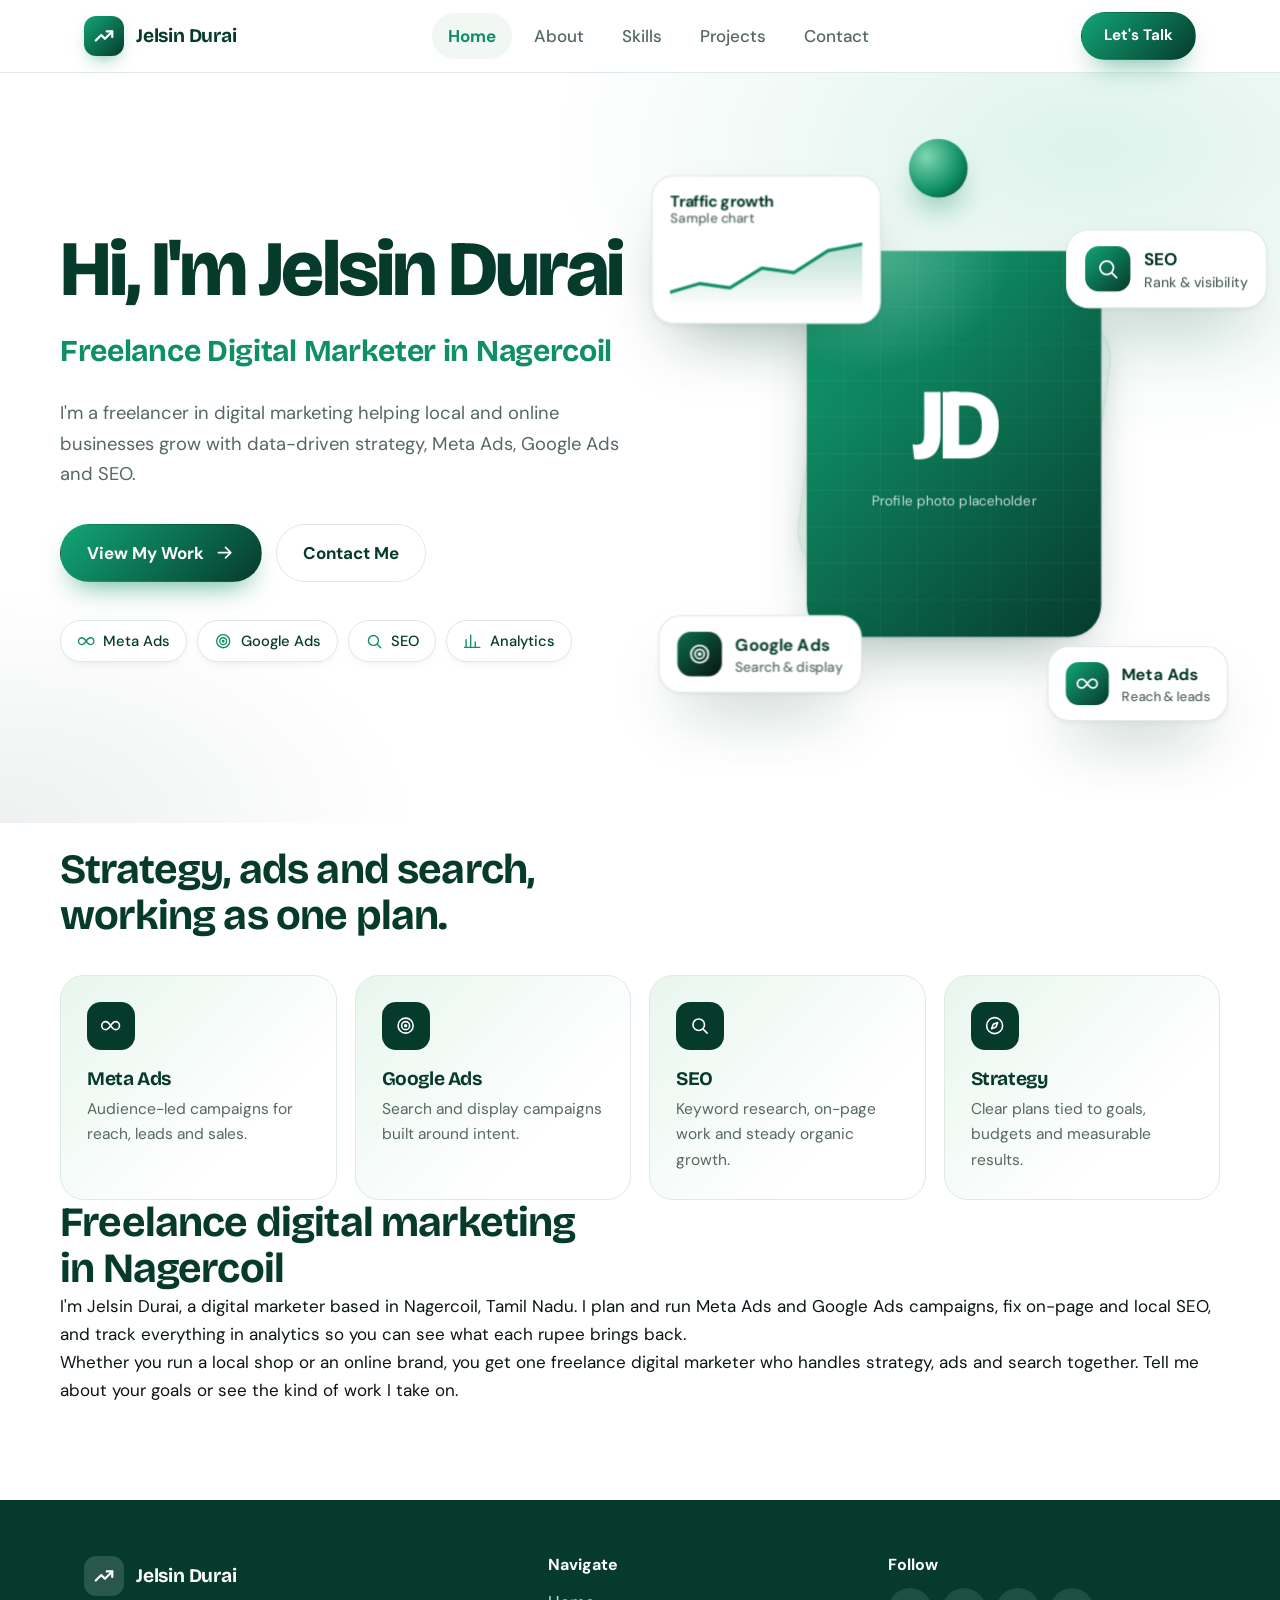
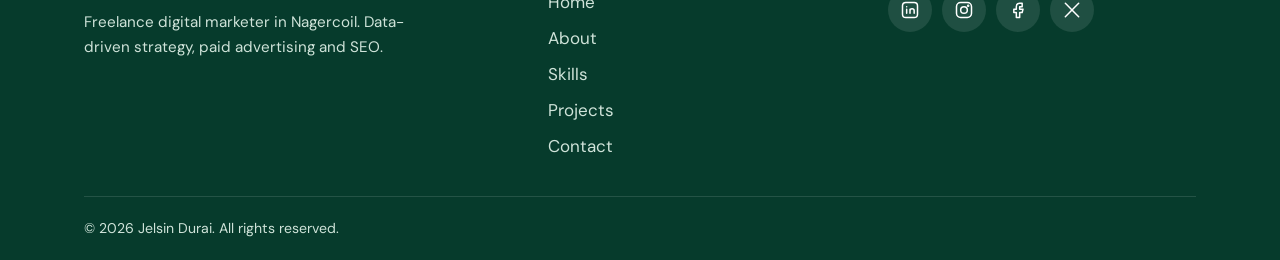
<file: index.html>
<!DOCTYPE html>
<html lang="en">
<head> 
 <!-- Paste this inside the <head> of index.html -->
<script type="application/ld+json">
{
  "@context": "https://schema.org",
  "@graph": [
    {
      "@type": "ProtfolioWebSite",
      "@id": "https://jelsindurai42-marketing.github.io/jelsin/#Protfoliowebsite",
      "url": "https://jelsindurai42-marketing.github.io/jelsin/",
      "name": "Jelsin Durai",
      "description": "Freelance digital marketer in Nagercoil offering data-driven Meta Ads, Google Ads and SEO.",
      "inLanguage": "en-IN",
      "publisher": { "@id": "https://jelsindurai42-marketing.github.io/jelsin/#person" }
    },
    {
      "@type": "ProtpolioWebPage",
      "@id": "https://jelsindurai42-marketing.github.io/jelsin/#Protfoliowebpage",
      "url": "https://jelsindurai42-marketing.github.io/jelsin/",
      "name": "Jelsin Durai | Freelance Digital Marketer in Nagercoil",
      "description": "Jelsin Durai is a freelancer in digital marketing in Nagercoil. Get data-driven Meta Ads, Google Ads and SEO to grow your business.",
      "isPartOf": { "@id": "https://jelsindurai42-marketing.github.io/jelsin/#Protfoliowebsite" },
      "about": { "@id": "https://jelsindurai42-marketing.github.io/jelsin/#person" },
      "inLanguage": "en-IN"
    },
    {
      "@type": "Person",
      "@id": "https://jelsindurai42-marketing.github.io/jelsin/#person",
      "name": "Jelsin Durai",
      "url": "https://jelsindurai42-marketing.github.io/jelsin/",
      "jobTitle": "Freelance Digital Marketer",
      "description": "Digital marketer based in Nagercoil, Tamil Nadu, helping local and online businesses grow with Meta Ads, Google Ads and SEO.",
      "knowsAbout": [
        "Digital Marketing",
        "Meta Ads",
        "Google Ads",
        "Search Engine Optimization",
        "Local SEO",
        "Web Analytics",
        "Marketing Strategy"
      ],
      "address": {
        "@type": "PostalAddress",
        "addressLocality": "Nagercoil",
        "addressRegion": "Tamil Nadu",
        "addressCountry": "IN"
      }
    },
    {
      "@type": "ProfessionalService",
      "@id": "https://jelsindurai42-marketing.github.io/jelsin/#service",
      "name": "Jelsin Durai - Freelance Digital Marketing",
      "url": "https://jelsindurai42-marketing.github.io/jelsin/",
      "description": "Freelance digital marketing in Nagercoil: Meta Ads, Google Ads, SEO and analytics-led strategy for local shops and online brands.",
      "founder": { "@id": "https://jelsindurai42-marketing.github.io/jelsin/#person" },
      "address": {
        "@type": "PostalAddress",
        "addressLocality": "Nagercoil",
        "addressRegion": "Tamil Nadu",
        "addressCountry": "IN"
      },
      "areaServed": [
        { "@type": "City", "name": "Nagercoil" },
        { "@type": "State", "name": "Tamil Nadu" },
        { "@type": "Country", "name": "India" }
      ],
      "makesOffer": [
        {
          "@type": "Offer",
          "itemOffered": {
            "@type": "Service",
            "name": "Meta Ads",
            "serviceType": "Social media advertising",
            "description": "Audience-led Facebook and Instagram campaigns for reach, leads and sales."
          }
        },
        {
          "@type": "Offer",
          "itemOffered": {
            "@type": "Service",
            "name": "Google Ads",
            "serviceType": "Search and display advertising",
            "description": "Search and display campaigns built around customer intent."
          }
        },
        {
          "@type": "Offer",
          "itemOffered": {
            "@type": "Service",
            "name": "SEO",
            "serviceType": "Search engine optimization",
            "description": "Keyword research, on-page and local SEO, and steady organic growth."
          }
        },
        {
          "@type": "Offer",
          "itemOffered": {
            "@type": "Service",
            "name": "Digital Marketing Strategy",
            "serviceType": "Marketing consulting",
            "description": "Clear plans tied to goals, budgets and measurable results."
          }
        }
      ]
    }
  ]
}
</script>
 <!-- Google tag (gtag.js) -->
<script async src="https://www.googletagmanager.com/gtag/js?id=G-V56849797K"></script>
<script>
  window.dataLayer = window.dataLayer || [];
  function gtag(){dataLayer.push(arguments);}
  gtag('js', new Date());

  gtag('config', 'G-V56849797K');
</script>
 <meta name="google-site-verification" content="MQp9m_WsgKNEC5alkqAg846Obe3VppX8RQ0ARSG6Th8" />
<meta charset="utf-8">
<meta name="viewport" content="width=device-width, initial-scale=1, viewport-fit=cover">
<title>Jelsin Durai | Freelance Digital Marketer in Nagercoil</title>
<meta name="description" content="Jelsin Durai is a freelancer in digital marketing in Nagercoil. Get data-driven Meta Ads, Google Ads and SEO to grow your business.">
<meta name="author" content="Jelsin Durai">
<meta name="robots" content="index, follow">
<link rel="canonical" href="https://jelsindurai42-marketing.github.io/jelsin/">
<meta name="theme-color" content="#063B2C">
<meta name="color-scheme" content="light">
<meta property="og:type" content="website">
<meta property="og:locale" content="en_IN">
<meta property="og:site_name" content="Jelsin Durai">
<meta property="og:title" content="Jelsin Durai | Freelance Digital Marketer in Nagercoil">
<meta property="og:description" content="Jelsin Durai is a freelancer in digital marketing in Nagercoil. Get data-driven Meta Ads, Google Ads and SEO to grow your business.">
<meta property="og:url" content="https://jelsindurai42-marketing.github.io/jelsin/">
<link rel="icon" type="image/svg+xml" href="data:image/svg+xml,%3Csvg xmlns='http://www.w3.org/2000/svg' viewBox='0 0 64 64'%3E%3Cdefs%3E%3ClinearGradient id='g' x1='0' y1='0' x2='1' y2='1'%3E%3Cstop offset='0' stop-color='%2312A676'/%3E%3Cstop offset='1' stop-color='%23063B2C'/%3E%3C/linearGradient%3E%3C/defs%3E%3Crect width='64' height='64' rx='16' fill='url(%23g)'/%3E%3Cpath d='M14 44l12-12 8 8 16-18' fill='none' stroke='white' stroke-width='5' stroke-linecap='round' stroke-linejoin='round'/%3E%3Ccircle cx='50' cy='22' r='4' fill='white'/%3E%3C/svg%3E">
<link rel="preconnect" href="https://fonts.googleapis.com">
<link rel="preconnect" href="https://fonts.gstatic.com" crossorigin>
<link href="https://fonts.googleapis.com/css2?family=Bricolage+Grotesque:opsz,wght@12..96,500;12..96,700;12..96,800&family=DM+Sans:wght@400;500;700&display=swap" rel="stylesheet">
<script type="application/ld+json">
{"@context":"https://schema.org","@type":"Person","name":"Jelsin Durai","alternateName":"Jeslin Durrai","jobTitle":"Freelance Digital Marketer","url":"https://jelsindurai42-marketing.github.io/jelsin/","address":{"@type":"PostalAddress","addressLocality":"Nagercoil","addressRegion":"Tamil Nadu","addressCountry":"IN"},"knowsAbout":["Digital Marketing","SEO","Google Ads","Meta Ads","Social Media Marketing"]}
</script>
<link rel="stylesheet" href="style.css">
</head>
<body>

<svg width="0" height="0" style="position:absolute" aria-hidden="true" focusable="false">
  <defs>
    <linearGradient id="rg" x1="0" y1="0" x2="1" y2="1"><stop offset="0" stop-color="#12A676"/><stop offset="1" stop-color="#063B2C"/></linearGradient>
    <symbol id="i-search" viewBox="0 0 24 24"><circle cx="11" cy="11" r="6.5"/><path d="M16 16l4.5 4.5"/></symbol>
    <symbol id="i-target" viewBox="0 0 24 24"><circle cx="12" cy="12" r="8.5"/><circle cx="12" cy="12" r="4.5"/><circle cx="12" cy="12" r="1" fill="currentColor"/></symbol>
    <symbol id="i-loop" viewBox="0 0 24 24"><path d="M12 12c-2-3-3.5-4.5-5.5-4.5a4.5 4.5 0 000 9c2 0 3.5-1.500 5.500-4.500zm0 0c2 3 3.500 4.500 5.500 4.500a4.500 4.500 0 000-9c-2 0-3.500 1.500-5.500 4.500z"/></symbol>
    <symbol id="i-chart" viewBox="0 0 24 24"><path d="M4 20V10M10 20V4M16 20v-7M22 20H2"/></symbol>
    <symbol id="i-trend" viewBox="0 0 24 24"><path d="M3 17l6-6 4 4 8-8"/><path d="M15 7h6v6"/></symbol>
    <symbol id="i-compass" viewBox="0 0 24 24"><circle cx="12" cy="12" r="9"/><path d="M15.500 8.500l-2 5-5 2 2-5z"/></symbol>
    <symbol id="i-share" viewBox="0 0 24 24"><circle cx="6" cy="12" r="2.500"/><circle cx="18" cy="6" r="2.500"/><circle cx="18" cy="18" r="2.500"/><path d="M8.300 10.800l7.400-3.600M8.300 13.200l7.400 3.600"/></symbol>
    <symbol id="i-megaphone" viewBox="0 0 24 24"><path d="M4 10v4h3l8 4V6L7 10H4z"/><path d="M19 9a4 4 0 010 6"/></symbol>
    <symbol id="i-key" viewBox="0 0 24 24"><circle cx="8" cy="14" r="4"/><path d="M11 11l9-9M16 6l3 3"/></symbol>
    <symbol id="i-gauge" viewBox="0 0 24 24"><path d="M4 18a9 9 0 1116 0"/><path d="M12 14l4-5"/></symbol>
    <symbol id="i-file" viewBox="0 0 24 24"><path d="M7 3h7l5 5v13H7z"/><path d="M14 3v5h5M10 13h6M10 17h6"/></symbol>
    <symbol id="i-mail" viewBox="0 0 24 24"><rect x="3" y="5" width="18" height="14" rx="3"/><path d="M4 7l8 6 8-6"/></symbol>
    <symbol id="i-phone" viewBox="0 0 24 24"><path d="M6 3h3l2 5-2.500 1.500a11 11 0 005 5L15 12l5 2v3a3 3 0 01-3 3A14 14 0 013 6a3 3 0 013-3z"/></symbol>
    <symbol id="i-pin" viewBox="0 0 24 24"><path d="M12 21s7-6.200 7-11.500A7 7 0 005 9.500C5 14.800 12 21 12 21z"/><circle cx="12" cy="9.500" r="2.500"/></symbol>
    <symbol id="i-arrow" viewBox="0 0 24 24"><path d="M5 12h14M13 6l6 6-6 6"/></symbol>
    <symbol id="i-menu" viewBox="0 0 24 24"><path d="M4 7h16M4 12h16M4 17h16"/></symbol>
    <symbol id="i-x" viewBox="0 0 24 24"><path d="M6 6l12 12M18 6L6 18"/></symbol>
    <symbol id="i-in" viewBox="0 0 24 24"><rect x="3" y="3" width="18" height="18" rx="4"/><path d="M8 11v5M8 8v.01M12 16v-5M12 13a2.500 2.500 0 015 0v3"/></symbol>
    <symbol id="i-ig" viewBox="0 0 24 24"><rect x="3" y="3" width="18" height="18" rx="5"/><circle cx="12" cy="12" r="4"/><circle cx="17" cy="7" r=".6" fill="currentColor"/></symbol>
    <symbol id="i-fb" viewBox="0 0 24 24"><path d="M14 8h3V4h-3a4 4 0 00-4 4v3H7v4h3v6h4v-6h3l1-4h-4V8.500c0-.3.200-.5.500-.5z"/></symbol>
    <symbol id="i-xx" viewBox="0 0 24 24"><path d="M4 4l16 16M20 4L4 20"/></symbol>
  </defs>
</svg>

<a class="skip" href="#main">Skip to content</a>

<header class="site-header">
  <div class="wrap nav">
    <a class="logo" href="index.html" aria-label="Jelsin Durai, freelance digital marketer, home">
      <span class="logo-mark"><svg class="i" style="stroke-width:2.4"><use href="#i-trend"/></svg></span>
      Jelsin Durai
    </a>
    <ul class="nav-links" id="navLinks">
      <li><a href="index.html" data-page="home" aria-current="page">Home</a></li>
      <li><a href="about.html" data-page="about">About</a></li>
      <li><a href="skills.html" data-page="skills">Skills</a></li>
      <li><a href="projects.html" data-page="projects">Projects</a></li>
      <li><a href="contact.html" data-page="contact">Contact</a></li>
    </ul>
    <div class="nav-right">
      <a class="btn btn-primary btn-sm" href="contact.html">Let's Talk</a>
      <button class="menu-btn" id="menuBtn" aria-label="Open menu" aria-expanded="false" aria-controls="navLinks"><svg class="i"><use href="#i-menu"/></svg></button>
    </div>
  </div>
</header>

<main id="main">

<section class="page hero-page" id="home" aria-label="Home">
  <div class="hero">
    <div class="wrap hero-grid">
      <div class="hero-copy">
        <h1 tabindex="-1">Hi, I'm Jelsin Durai</h1>
        <p class="role">Freelance Digital Marketer in Nagercoil</p>
        <p class="lede">I'm a freelancer in digital marketing helping local and online businesses grow with data-driven strategy, Meta Ads, Google Ads and SEO.</p>
        <div class="hero-cta">
          <a class="btn btn-primary" href="projects.html">View My Work <svg class="i arrow"><use href="#i-arrow"/></svg></a>
          <a class="btn btn-ghost" href="contact.html">Contact Me</a>
        </div>
        <div class="hero-tags" aria-label="Areas of focus">
          <span class="pill"><svg class="i"><use href="#i-loop"/></svg>Meta Ads</span>
          <span class="pill"><svg class="i"><use href="#i-target"/></svg>Google Ads</span>
          <span class="pill"><svg class="i"><use href="#i-search"/></svg>SEO</span>
          <span class="pill"><svg class="i"><use href="#i-chart"/></svg>Analytics</span>
        </div>
      </div>

      <div class="scene" id="scene" aria-hidden="true">
        <div class="stack" id="stack">
          <div class="plate"></div>
          <div class="portrait">
            <span class="mono">JD</span>
            <small>Profile photo placeholder</small>
          </div>

          <div class="float f1"><div class="f chip chart-card" style="--d:-1s">
            <h4>Traffic growth</h4><small>Sample chart</small>
            <svg viewBox="0 0 180 64" preserveAspectRatio="none"><defs><linearGradient id="ar" x1="0" y1="0" x2="0" y2="1"><stop offset="0" stop-color="#0E8F65" stop-opacity=".28"/><stop offset="1" stop-color="#0E8F65" stop-opacity="0"/></linearGradient></defs><path d="M0 52 L28 44 L56 48 L86 30 L116 34 L148 14 L180 8 L180 64 L0 64Z" fill="url(#ar)"/><path d="M0 52 L28 44 L56 48 L86 30 L116 34 L148 14 L180 8" fill="none" stroke="#0E8F65" stroke-width="3" stroke-linecap="round" stroke-linejoin="round"/></svg>
          </div></div>

          <div class="float f2"><div class="f chip" style="--d:-3s"><span class="ic"><svg class="i"><use href="#i-search"/></svg></span><span>SEO<small>Rank &amp; visibility</small></span></div></div>
          <div class="float f3"><div class="f chip" style="--d:-2s"><span class="ic" style="background:linear-gradient(135deg,#0A6E4E,#0A1512)"><svg class="i"><use href="#i-target"/></svg></span><span>Google Ads<small>Search &amp; display</small></span></div></div>
          <div class="float f4"><div class="f chip" style="--d:-4s"><span class="ic"><svg class="i"><use href="#i-loop"/></svg></span><span>Meta Ads<small>Reach &amp; leads</small></span></div></div>
          <div class="float f5"><div class="f orb" style="--d:-5s"></div></div>
        </div>
      </div>
    </div>
  </div>

  <div class="wrap services">
    <h2>Strategy, ads and search, working as one plan.</h2>
    <div class="svc-grid">
      <a class="svc" href="skills.html"><span class="ic"><svg class="i"><use href="#i-loop"/></svg></span><h3>Meta Ads</h3><p>Audience-led campaigns for reach, leads and sales.</p></a>
      <a class="svc" href="skills.html"><span class="ic"><svg class="i"><use href="#i-target"/></svg></span><h3>Google Ads</h3><p>Search and display campaigns built around intent.</p></a>
      <a class="svc" href="skills.html"><span class="ic"><svg class="i"><use href="#i-search"/></svg></span><h3>SEO</h3><p>Keyword research, on-page work and steady organic growth.</p></a>
      <a class="svc" href="about.html"><span class="ic"><svg class="i"><use href="#i-compass"/></svg></span><h3>Strategy</h3><p>Clear plans tied to goals, budgets and measurable results.</p></a>
    </div>

    <h2>Freelance digital marketing in Nagercoil</h2>
    <p>I'm Jelsin Durai, a digital marketer based in Nagercoil, Tamil Nadu. I plan and run Meta Ads and Google Ads campaigns, fix on-page and local SEO, and track everything in analytics so you can see what each rupee brings back.</p>
    <p>Whether you run a local shop or an online brand, you get one freelance digital marketer who handles strategy, ads and search together. <a href="contact.html">Tell me about your goals</a> or <a href="projects.html">see the kind of work I take on</a>.</p>
  </div>
</section>

</main>

<footer class="site-footer">
  <div class="wrap">
    <div class="foot">
      <div>
        <a class="logo" href="index.html"><span class="logo-mark"><svg class="i" style="stroke-width:2.4"><use href="#i-trend"/></svg></span>Jelsin Durai</a>
        <p>Freelance digital marketer in Nagercoil. Data-driven strategy, paid advertising and SEO.</p>
      </div>
      <nav aria-label="Footer">
        <h4>Navigate</h4>
        <ul>
          <li><a href="index.html">Home</a></li><li><a href="about.html">About</a></li><li><a href="skills.html">Skills</a></li><li><a href="projects.html">Projects</a></li><li><a href="contact.html">Contact</a></li>
        </ul>
      </nav>
      <div>
        <h4>Follow</h4>
        <div class="socials">
          <!-- EDIT: replace with your real profile links -->
          <a href="https://www.linkedin.com/" target="_blank" rel="noopener" aria-label="LinkedIn"><svg class="i"><use href="#i-in"/></svg></a>
          <a href="https://www.instagram.com/" target="_blank" rel="noopener" aria-label="Instagram"><svg class="i"><use href="#i-ig"/></svg></a>
          <a href="https://www.facebook.com/" target="_blank" rel="noopener" aria-label="Facebook"><svg class="i"><use href="#i-fb"/></svg></a>
          <a href="https://x.com/" target="_blank" rel="noopener" aria-label="X"><svg class="i"><use href="#i-xx"/></svg></a>
        </div>
      </div>
    </div>
    <div class="copy">&copy; <span id="yr">2026</span> Jelsin Durai. All rights reserved.</div>
  </div>
</footer>

<script src="script.js"></script>
</body>
</html>
</file>
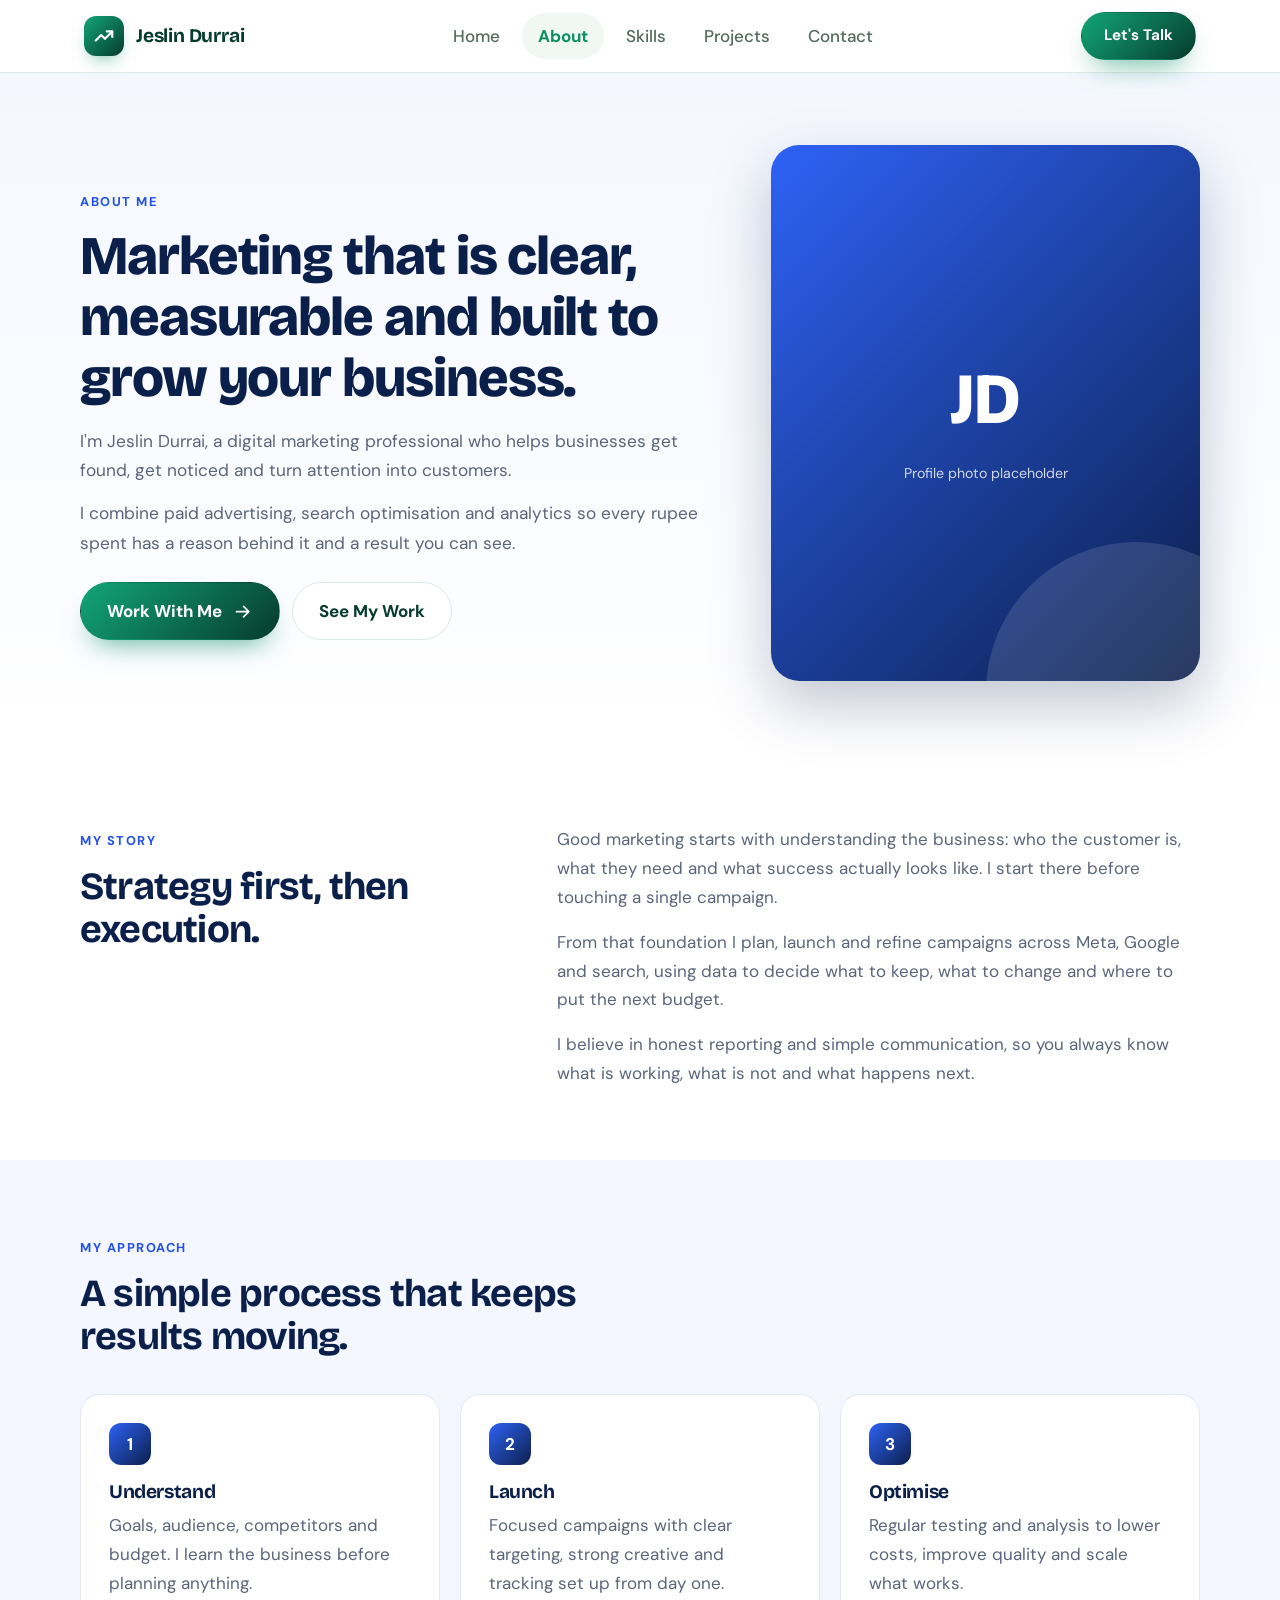
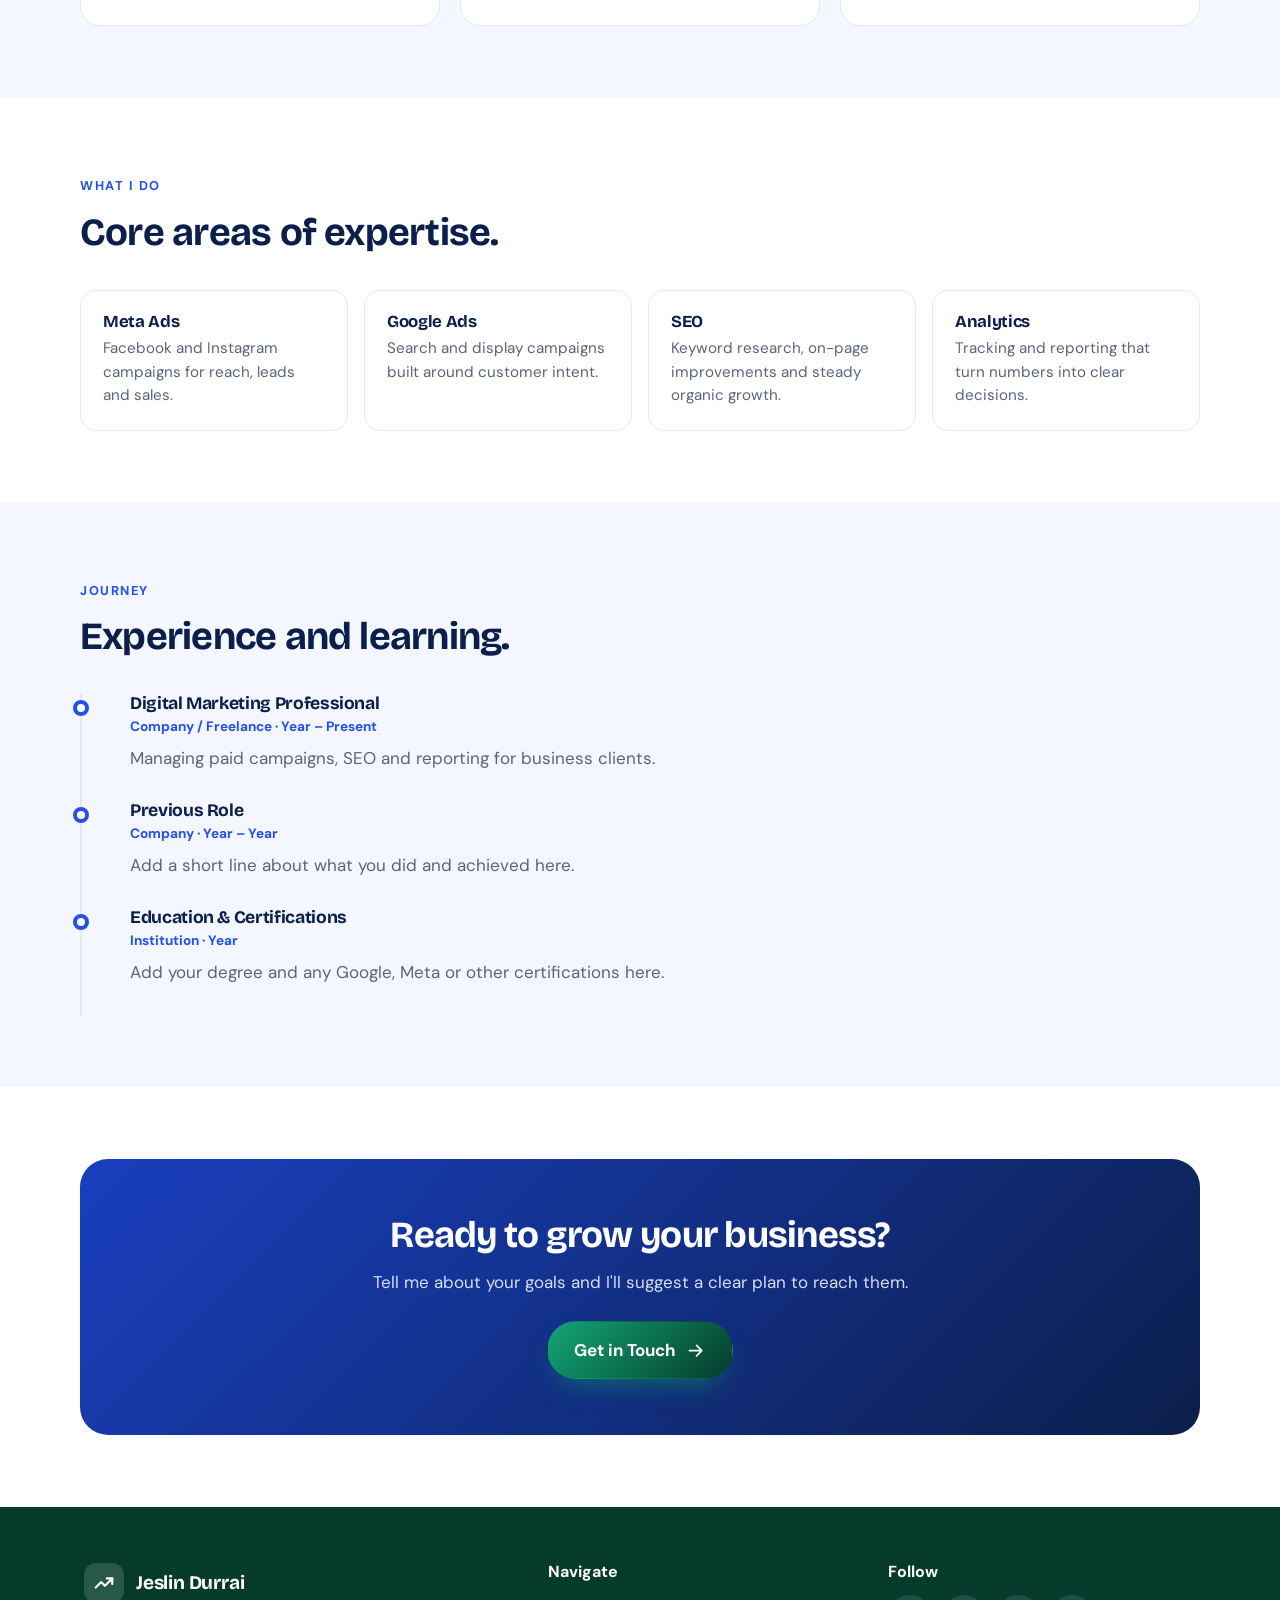
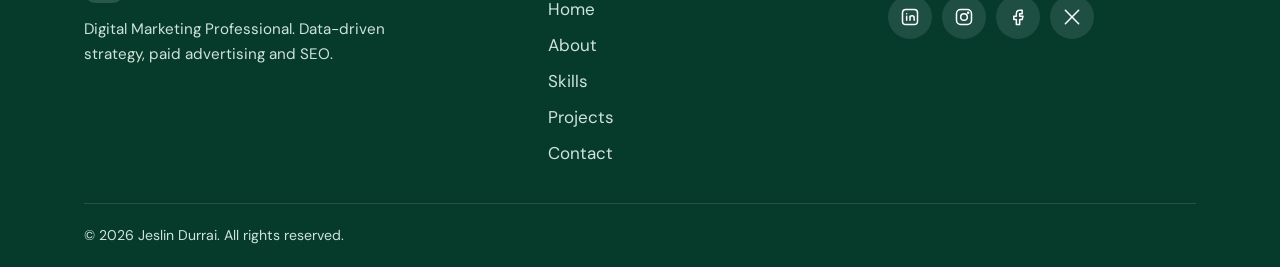
<file: about.html>
<!DOCTYPE html>
<html lang="en">
<head>
<meta charset="utf-8">
<meta name="viewport" content="width=device-width, initial-scale=1, viewport-fit=cover">
<title>About | Jeslin Durrai</title>
<meta name="description" content="Learn about Jeslin Durrai, a digital marketing professional focused on data-driven strategy, Meta Ads, Google Ads and SEO.">
<meta name="author" content="Jeslin Durrai">
<meta name="theme-color" content="#0B1F4B">
<meta property="og:type" content="website">
<meta property="og:title" content="About | Jeslin Durrai">
<meta property="og:description" content="Learn about Jeslin Durrai, a digital marketing professional focused on data-driven strategy, Meta Ads, Google Ads and SEO.">
<link rel="icon" type="image/svg+xml" href="data:image/svg+xml,%3Csvg xmlns='http://www.w3.org/2000/svg' viewBox='0 0 64 64'%3E%3Cdefs%3E%3ClinearGradient id='g' x1='0' y1='0' x2='1' y2='1'%3E%3Cstop offset='0' stop-color='%232E62F5'/%3E%3Cstop offset='1' stop-color='%230B1F4B'/%3E%3C/linearGradient%3E%3C/defs%3E%3Crect width='64' height='64' rx='16' fill='url(%23g)'/%3E%3Cpath d='M14 44l12-12 8 8 16-18' fill='none' stroke='white' stroke-width='5' stroke-linecap='round' stroke-linejoin='round'/%3E%3Ccircle cx='50' cy='22' r='4' fill='white'/%3E%3C/svg%3E">
<link rel="preconnect" href="https://fonts.googleapis.com">
<link rel="preconnect" href="https://fonts.gstatic.com" crossorigin>
<link href="https://fonts.googleapis.com/css2?family=Bricolage+Grotesque:opsz,wght@12..96,500;12..96,700;12..96,800&family=DM+Sans:wght@400;500;700&display=swap" rel="stylesheet">
<link rel="stylesheet" href="style.css">

<style>
/* About page styles (self-contained so this page works on its own) */
.ab{--ab-blue:#2250E8;--ab-navy:#0B1F4B;--ab-ink:#1a2238;--ab-muted:#5b647a;--ab-line:#e3e8f4;--ab-soft:#f4f7ff;
  font-family:"DM Sans",system-ui,sans-serif;color:var(--ab-ink)}
.ab *{box-sizing:border-box}
.ab .box{width:min(1120px,100% - 32px);margin-inline:auto}
.ab h1,.ab h2,.ab h3{font-family:"Bricolage Grotesque","DM Sans",sans-serif;color:var(--ab-navy);line-height:1.12;margin:0}
.ab p{line-height:1.7;color:var(--ab-muted);margin:0}
.ab .eyebrow{display:inline-block;font-size:.8rem;font-weight:700;letter-spacing:.12em;text-transform:uppercase;color:var(--ab-blue);margin-bottom:14px}
.ab section{padding:72px 0}

/* intro */
.ab-hero{background:linear-gradient(180deg,var(--ab-soft),#fff);padding:72px 0 56px}
.ab-hero-grid{display:grid;grid-template-columns:1.2fr .8fr;gap:48px;align-items:center}
.ab-hero h1{font-size:clamp(2.1rem,5vw,3.4rem);font-weight:800;margin-bottom:18px}
.ab-hero p{font-size:1.08rem;margin-bottom:14px}
.ab-actions{display:flex;flex-wrap:wrap;gap:12px;margin-top:24px}
.ab-photo{aspect-ratio:4/5;border-radius:28px;background:linear-gradient(135deg,#2E62F5,#0B1F4B);display:grid;place-items:center;
  color:#fff;text-align:center;box-shadow:0 24px 60px rgba(11,31,75,.25);position:relative;overflow:hidden}
.ab-photo::after{content:"";position:absolute;inset:auto -20% -30% auto;width:70%;aspect-ratio:1;border-radius:50%;background:rgba(255,255,255,.12)}
.ab-photo img{width:100%;height:100%;object-fit:cover;position:absolute;inset:0}
.ab-photo .mono{font-family:"Bricolage Grotesque",sans-serif;font-size:4.5rem;font-weight:800;display:block}
.ab-photo small{opacity:.8}

/* story */
.ab-story{display:grid;grid-template-columns:.8fr 1.2fr;gap:48px}
.ab-story h2{font-size:clamp(1.7rem,3.4vw,2.4rem)}
.ab-story .text p+p{margin-top:16px}

/* approach */
.ab-soft{background:var(--ab-soft)}
.ab-head{max-width:620px;margin-bottom:36px}
.ab-head h2{font-size:clamp(1.7rem,3.4vw,2.4rem)}
.ab-cards{display:grid;grid-template-columns:repeat(3,1fr);gap:20px}
.ab-card{background:#fff;border:1px solid var(--ab-line);border-radius:20px;padding:28px;transition:transform .25s,box-shadow .25s}
.ab-card:hover{transform:translateY(-4px);box-shadow:0 16px 36px rgba(11,31,75,.1)}
.ab-card .num{display:inline-grid;place-items:center;width:42px;height:42px;border-radius:12px;background:linear-gradient(135deg,#2E62F5,#0B1F4B);
  color:#fff;font-weight:700;margin-bottom:16px}
.ab-card h3{font-size:1.2rem;margin-bottom:8px}

/* expertise */
.ab-exp{display:grid;grid-template-columns:repeat(4,1fr);gap:16px}
.ab-exp div{border:1px solid var(--ab-line);border-radius:16px;padding:22px;background:#fff}
.ab-exp h3{font-size:1.05rem;margin-bottom:6px}
.ab-exp p{font-size:.95rem;line-height:1.55}

/* timeline */
.ab-time{list-style:none;margin:0;padding:0 0 0 26px;border-left:2px solid var(--ab-line)}
.ab-time li{position:relative;padding:0 0 28px 22px}
.ab-time li::before{content:"";position:absolute;left:-35px;top:6px;width:16px;height:16px;border-radius:50%;background:#fff;border:4px solid var(--ab-blue)}
.ab-time h3{font-size:1.1rem}
.ab-time span{display:block;font-size:.85rem;color:var(--ab-blue);font-weight:700;margin:2px 0 6px}

/* cta */
.ab-cta{background:linear-gradient(135deg,#1A3FBF,#0B1F4B);border-radius:28px;padding:56px 32px;text-align:center}
.ab-cta h2{color:#fff;font-size:clamp(1.6rem,3.4vw,2.3rem);margin-bottom:12px}
.ab-cta p{color:#d5def8;max-width:540px;margin:0 auto 24px}
.ab-cta .btn{display:inline-flex}

@media (max-width:900px){
  .ab-hero-grid,.ab-story{grid-template-columns:1fr}
  .ab-photo{max-width:340px;aspect-ratio:1}
  .ab-cards{grid-template-columns:1fr}
  .ab-exp{grid-template-columns:repeat(2,1fr)}
  .ab section{padding:56px 0}
}
@media (max-width:520px){.ab-exp{grid-template-columns:1fr}}
</style>
</head>
<body>

<svg width="0" height="0" style="position:absolute" aria-hidden="true" focusable="false">
  <defs>
    <symbol id="i-trend" viewBox="0 0 24 24"><path d="M3 17l6-6 4 4 8-8"/><path d="M15 7h6v6"/></symbol>
    <symbol id="i-arrow" viewBox="0 0 24 24"><path d="M5 12h14M13 6l6 6-6 6"/></symbol>
    <symbol id="i-menu" viewBox="0 0 24 24"><path d="M4 7h16M4 12h16M4 17h16"/></symbol>
    <symbol id="i-x" viewBox="0 0 24 24"><path d="M6 6l12 12M18 6L6 18"/></symbol>
    <symbol id="i-in" viewBox="0 0 24 24"><rect x="3" y="3" width="18" height="18" rx="4"/><path d="M8 11v5M8 8v.01M12 16v-5M12 13a2.500 2.500 0 015 0v3"/></symbol>
    <symbol id="i-ig" viewBox="0 0 24 24"><rect x="3" y="3" width="18" height="18" rx="5"/><circle cx="12" cy="12" r="4"/><circle cx="17" cy="7" r=".6" fill="currentColor"/></symbol>
    <symbol id="i-fb" viewBox="0 0 24 24"><path d="M14 8h3V4h-3a4 4 0 00-4 4v3H7v4h3v6h4v-6h3l1-4h-4V8.500c0-.3.200-.5.500-.5z"/></symbol>
    <symbol id="i-xx" viewBox="0 0 24 24"><path d="M4 4l16 16M20 4L4 20"/></symbol>
  </defs>
</svg>

<a class="skip" href="#main">Skip to content</a>

<header class="site-header">
  <div class="wrap nav">
    <a class="logo" href="index.html" aria-label="Jeslin Durrai, home">
      <span class="logo-mark"><svg class="i" style="stroke-width:2.4"><use href="#i-trend"/></svg></span>
      Jeslin Durrai
    </a>
    <ul class="nav-links" id="navLinks">
      <li><a href="index.html" data-page="home">Home</a></li>
      <li><a href="about.html" data-page="about" aria-current="page">About</a></li>
      <li><a href="skills.html" data-page="skills">Skills</a></li>
      <li><a href="projects.html" data-page="projects">Projects</a></li>
      <li><a href="contact.html" data-page="contact">Contact</a></li>
    </ul>
    <div class="nav-right">
      <a class="btn btn-primary btn-sm" href="contact.html">Let's Talk</a>
      <button class="menu-btn" id="menuBtn" aria-label="Open menu" aria-expanded="false" aria-controls="navLinks"><svg class="i"><use href="#i-menu"/></svg></button>
    </div>
  </div>
</header>

<main id="main" class="ab">

  <!-- Intro -->
  <section class="ab-hero" aria-labelledby="about-title">
    <div class="box ab-hero-grid">
      <div>
        <span class="eyebrow">About Me</span>
        <h1 id="about-title">Marketing that is clear, measurable and built to grow your business.</h1>
        <p>I'm Jeslin Durrai, a digital marketing professional who helps businesses get found, get noticed and turn attention into customers.</p>
        <p>I combine paid advertising, search optimisation and analytics so every rupee spent has a reason behind it and a result you can see.</p>
        <div class="ab-actions">
          <a class="btn btn-primary" href="contact.html">Work With Me <svg class="i arrow"><use href="#i-arrow"/></svg></a>
          <a class="btn btn-ghost" href="projects.html">See My Work</a>
        </div>
      </div>
      <div class="ab-photo" aria-hidden="true">
        <!-- To use your photo, add: <img src="your-photo.jpg" alt="Jeslin Durrai"> -->
        <div><span class="mono">JD</span><small>Profile photo placeholder</small></div>
      </div>
    </div>
  </section>

  <!-- Story -->
  <section aria-labelledby="story-title">
    <div class="box ab-story">
      <div>
        <span class="eyebrow">My Story</span>
        <h2 id="story-title">Strategy first, then execution.</h2>
      </div>
      <div class="text">
        <p>Good marketing starts with understanding the business: who the customer is, what they need and what success actually looks like. I start there before touching a single campaign.</p>
        <p>From that foundation I plan, launch and refine campaigns across Meta, Google and search, using data to decide what to keep, what to change and where to put the next budget.</p>
        <p>I believe in honest reporting and simple communication, so you always know what is working, what is not and what happens next.</p>
      </div>
    </div>
  </section>

  <!-- Approach -->
  <section class="ab-soft" aria-labelledby="approach-title">
    <div class="box">
      <div class="ab-head">
        <span class="eyebrow">My Approach</span>
        <h2 id="approach-title">A simple process that keeps results moving.</h2>
      </div>
      <div class="ab-cards">
        <article class="ab-card"><span class="num">1</span><h3>Understand</h3><p>Goals, audience, competitors and budget. I learn the business before planning anything.</p></article>
        <article class="ab-card"><span class="num">2</span><h3>Launch</h3><p>Focused campaigns with clear targeting, strong creative and tracking set up from day one.</p></article>
        <article class="ab-card"><span class="num">3</span><h3>Optimise</h3><p>Regular testing and analysis to lower costs, improve quality and scale what works.</p></article>
      </div>
    </div>
  </section>

  <!-- Expertise -->
  <section aria-labelledby="exp-title">
    <div class="box">
      <div class="ab-head">
        <span class="eyebrow">What I Do</span>
        <h2 id="exp-title">Core areas of expertise.</h2>
      </div>
      <div class="ab-exp">
        <div><h3>Meta Ads</h3><p>Facebook and Instagram campaigns for reach, leads and sales.</p></div>
        <div><h3>Google Ads</h3><p>Search and display campaigns built around customer intent.</p></div>
        <div><h3>SEO</h3><p>Keyword research, on-page improvements and steady organic growth.</p></div>
        <div><h3>Analytics</h3><p>Tracking and reporting that turn numbers into clear decisions.</p></div>
      </div>
    </div>
  </section>

  <!-- Journey -->
  <section class="ab-soft" aria-labelledby="journey-title">
    <div class="box">
      <div class="ab-head">
        <span class="eyebrow">Journey</span>
        <h2 id="journey-title">Experience and learning.</h2>
      </div>
      <ol class="ab-time">
        <!-- Edit these entries with your real details -->
        <li><h3>Digital Marketing Professional</h3><span>Company / Freelance &middot; Year &ndash; Present</span><p>Managing paid campaigns, SEO and reporting for business clients.</p></li>
        <li><h3>Previous Role</h3><span>Company &middot; Year &ndash; Year</span><p>Add a short line about what you did and achieved here.</p></li>
        <li><h3>Education &amp; Certifications</h3><span>Institution &middot; Year</span><p>Add your degree and any Google, Meta or other certifications here.</p></li>
      </ol>
    </div>
  </section>

  <!-- CTA -->
  <section aria-labelledby="cta-title">
    <div class="box">
      <div class="ab-cta">
        <h2 id="cta-title">Ready to grow your business?</h2>
        <p>Tell me about your goals and I'll suggest a clear plan to reach them.</p>
        <a class="btn btn-primary" href="contact.html">Get in Touch <svg class="i arrow"><use href="#i-arrow"/></svg></a>
      </div>
    </div>
  </section>

</main>

<footer class="site-footer">
  <div class="wrap">
    <div class="foot">
      <div>
        <a class="logo" href="index.html"><span class="logo-mark"><svg class="i" style="stroke-width:2.4"><use href="#i-trend"/></svg></span>Jeslin Durrai</a>
        <p>Digital Marketing Professional. Data-driven strategy, paid advertising and SEO.</p>
      </div>
      <nav aria-label="Footer">
        <h4>Navigate</h4>
        <ul>
          <li><a href="index.html">Home</a></li><li><a href="about.html">About</a></li><li><a href="skills.html">Skills</a></li><li><a href="projects.html">Projects</a></li><li><a href="contact.html">Contact</a></li>
        </ul>
      </nav>
      <div>
        <h4>Follow</h4>
        <div class="socials">
          <a href="https://www.linkedin.com/" target="_blank" rel="noopener" aria-label="LinkedIn"><svg class="i"><use href="#i-in"/></svg></a>
          <a href="https://www.instagram.com/" target="_blank" rel="noopener" aria-label="Instagram"><svg class="i"><use href="#i-ig"/></svg></a>
          <a href="https://www.facebook.com/" target="_blank" rel="noopener" aria-label="Facebook"><svg class="i"><use href="#i-fb"/></svg></a>
          <a href="https://x.com/" target="_blank" rel="noopener" aria-label="X"><svg class="i"><use href="#i-xx"/></svg></a>
        </div>
      </div>
    </div>
    <div class="copy">&copy; <span id="yr">2026</span> Jeslin Durrai. All rights reserved.</div>
  </div>
</footer>

<script>
/* Small standalone script: the page works even if script.js errors on missing home-page elements */
(function () {
  var y = document.getElementById('yr');
  if (y) y.textContent = new Date().getFullYear();
  var btn = document.getElementById('menuBtn'), nav = document.getElementById('navLinks');
  if (btn && nav) {
    btn.addEventListener('click', function () {
      var open = nav.classList.toggle('open');
      document.body.classList.toggle('menu-open', open);
      btn.setAttribute('aria-expanded', open ? 'true' : 'false');
    });
  }
})();
</script>
</body>
</html>
</file>
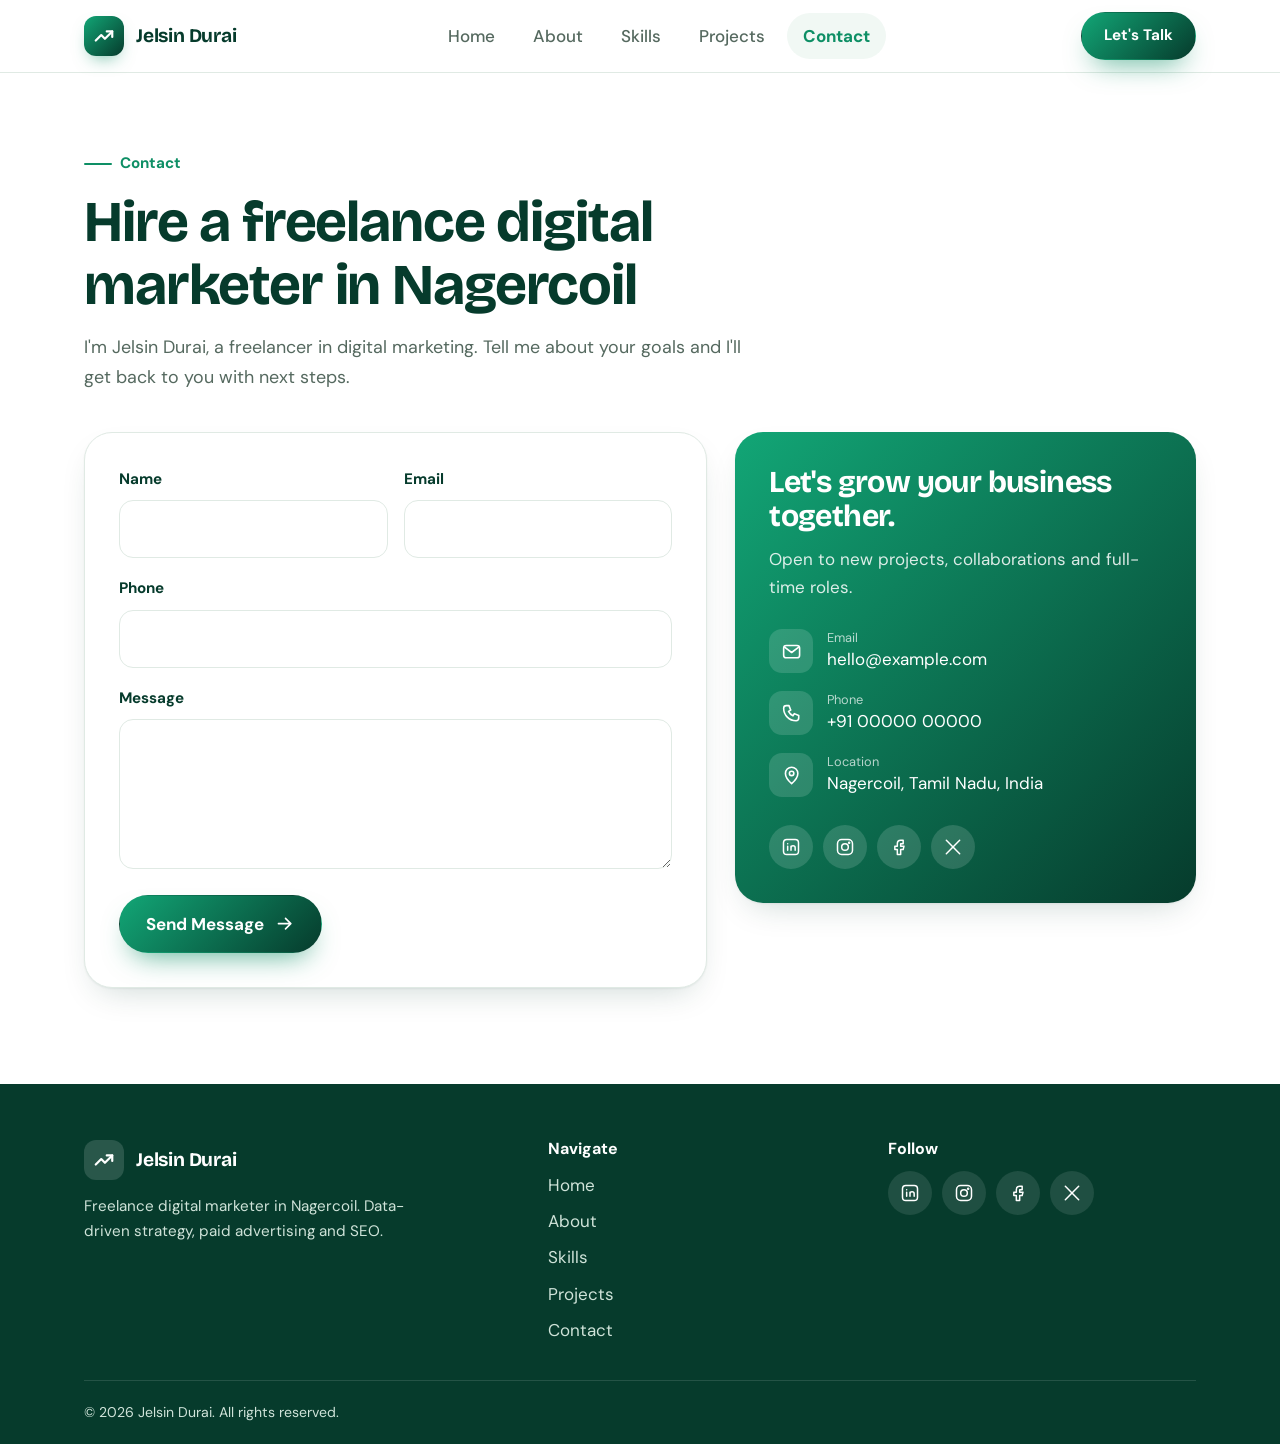
<file: contact.html>
<!DOCTYPE html>
<html lang="en">
<head>
<meta charset="utf-8">
<meta name="viewport" content="width=device-width, initial-scale=1, viewport-fit=cover">
<title>Hire a Freelance Digital Marketer in Nagercoil | Jelsin Durai</title>
<meta name="description" content="Looking for a freelance digital marketer in Nagercoil? Contact Jelsin Durai for SEO, Meta Ads and Google Ads that bring real leads.">
<meta name="author" content="Jelsin Durai">
<meta name="robots" content="index, follow">
<link rel="canonical" href="https://jelsindurai42-marketing.github.io/jelsin/contact.html">
<meta name="theme-color" content="#063B2C">
<meta name="color-scheme" content="light">
<meta property="og:type" content="website">
<meta property="og:locale" content="en_IN">
<meta property="og:site_name" content="Jelsin Durai">
<meta property="og:title" content="Hire a Freelance Digital Marketer in Nagercoil | Jelsin Durai">
<meta property="og:description" content="Looking for a freelance digital marketer in Nagercoil? Contact Jelsin Durai for SEO, Meta Ads and Google Ads that bring real leads.">
<meta property="og:url" content="https://jelsindurai42-marketing.github.io/jelsin/contact.html">
<link rel="icon" type="image/svg+xml" href="data:image/svg+xml,%3Csvg xmlns='http://www.w3.org/2000/svg' viewBox='0 0 64 64'%3E%3Cdefs%3E%3ClinearGradient id='g' x1='0' y1='0' x2='1' y2='1'%3E%3Cstop offset='0' stop-color='%2312A676'/%3E%3Cstop offset='1' stop-color='%23063B2C'/%3E%3C/linearGradient%3E%3C/defs%3E%3Crect width='64' height='64' rx='16' fill='url(%23g)'/%3E%3Cpath d='M14 44l12-12 8 8 16-18' fill='none' stroke='white' stroke-width='5' stroke-linecap='round' stroke-linejoin='round'/%3E%3Ccircle cx='50' cy='22' r='4' fill='white'/%3E%3C/svg%3E">
<link rel="preconnect" href="https://fonts.googleapis.com">
<link rel="preconnect" href="https://fonts.gstatic.com" crossorigin>
<link href="https://fonts.googleapis.com/css2?family=Bricolage+Grotesque:opsz,wght@12..96,500;12..96,700;12..96,800&family=DM+Sans:wght@400;500;700&display=swap" rel="stylesheet">
<link rel="stylesheet" href="style.css">
</head>
<body>

<svg width="0" height="0" style="position:absolute" aria-hidden="true" focusable="false">
  <defs>
    <linearGradient id="rg" x1="0" y1="0" x2="1" y2="1"><stop offset="0" stop-color="#12A676"/><stop offset="1" stop-color="#063B2C"/></linearGradient>
    <symbol id="i-search" viewBox="0 0 24 24"><circle cx="11" cy="11" r="6.5"/><path d="M16 16l4.5 4.5"/></symbol>
    <symbol id="i-target" viewBox="0 0 24 24"><circle cx="12" cy="12" r="8.5"/><circle cx="12" cy="12" r="4.5"/><circle cx="12" cy="12" r="1" fill="currentColor"/></symbol>
    <symbol id="i-loop" viewBox="0 0 24 24"><path d="M12 12c-2-3-3.5-4.5-5.5-4.5a4.5 4.5 0 000 9c2 0 3.5-1.500 5.500-4.500zm0 0c2 3 3.500 4.500 5.500 4.500a4.500 4.500 0 000-9c-2 0-3.500 1.500-5.500 4.500z"/></symbol>
    <symbol id="i-chart" viewBox="0 0 24 24"><path d="M4 20V10M10 20V4M16 20v-7M22 20H2"/></symbol>
    <symbol id="i-trend" viewBox="0 0 24 24"><path d="M3 17l6-6 4 4 8-8"/><path d="M15 7h6v6"/></symbol>
    <symbol id="i-compass" viewBox="0 0 24 24"><circle cx="12" cy="12" r="9"/><path d="M15.500 8.500l-2 5-5 2 2-5z"/></symbol>
    <symbol id="i-share" viewBox="0 0 24 24"><circle cx="6" cy="12" r="2.500"/><circle cx="18" cy="6" r="2.500"/><circle cx="18" cy="18" r="2.500"/><path d="M8.300 10.800l7.400-3.600M8.300 13.200l7.400 3.600"/></symbol>
    <symbol id="i-megaphone" viewBox="0 0 24 24"><path d="M4 10v4h3l8 4V6L7 10H4z"/><path d="M19 9a4 4 0 010 6"/></symbol>
    <symbol id="i-key" viewBox="0 0 24 24"><circle cx="8" cy="14" r="4"/><path d="M11 11l9-9M16 6l3 3"/></symbol>
    <symbol id="i-gauge" viewBox="0 0 24 24"><path d="M4 18a9 9 0 1116 0"/><path d="M12 14l4-5"/></symbol>
    <symbol id="i-file" viewBox="0 0 24 24"><path d="M7 3h7l5 5v13H7z"/><path d="M14 3v5h5M10 13h6M10 17h6"/></symbol>
    <symbol id="i-mail" viewBox="0 0 24 24"><rect x="3" y="5" width="18" height="14" rx="3"/><path d="M4 7l8 6 8-6"/></symbol>
    <symbol id="i-phone" viewBox="0 0 24 24"><path d="M6 3h3l2 5-2.500 1.500a11 11 0 005 5L15 12l5 2v3a3 3 0 01-3 3A14 14 0 013 6a3 3 0 013-3z"/></symbol>
    <symbol id="i-pin" viewBox="0 0 24 24"><path d="M12 21s7-6.200 7-11.500A7 7 0 005 9.500C5 14.800 12 21 12 21z"/><circle cx="12" cy="9.500" r="2.500"/></symbol>
    <symbol id="i-arrow" viewBox="0 0 24 24"><path d="M5 12h14M13 6l6 6-6 6"/></symbol>
    <symbol id="i-menu" viewBox="0 0 24 24"><path d="M4 7h16M4 12h16M4 17h16"/></symbol>
    <symbol id="i-x" viewBox="0 0 24 24"><path d="M6 6l12 12M18 6L6 18"/></symbol>
    <symbol id="i-in" viewBox="0 0 24 24"><rect x="3" y="3" width="18" height="18" rx="4"/><path d="M8 11v5M8 8v.01M12 16v-5M12 13a2.500 2.500 0 015 0v3"/></symbol>
    <symbol id="i-ig" viewBox="0 0 24 24"><rect x="3" y="3" width="18" height="18" rx="5"/><circle cx="12" cy="12" r="4"/><circle cx="17" cy="7" r=".6" fill="currentColor"/></symbol>
    <symbol id="i-fb" viewBox="0 0 24 24"><path d="M14 8h3V4h-3a4 4 0 00-4 4v3H7v4h3v6h4v-6h3l1-4h-4V8.500c0-.3.200-.5.500-.5z"/></symbol>
    <symbol id="i-xx" viewBox="0 0 24 24"><path d="M4 4l16 16M20 4L4 20"/></symbol>
  </defs>
</svg>

<a class="skip" href="#main">Skip to content</a>

<header class="site-header">
  <div class="wrap nav">
    <a class="logo" href="index.html" aria-label="Jelsin Durai, freelance digital marketer, home">
      <span class="logo-mark"><svg class="i" style="stroke-width:2.4"><use href="#i-trend"/></svg></span>
      Jelsin Durai
    </a>
    <ul class="nav-links" id="navLinks">
      <li><a href="index.html" data-page="home">Home</a></li>
      <li><a href="about.html" data-page="about">About</a></li>
      <li><a href="skills.html" data-page="skills">Skills</a></li>
      <li><a href="projects.html" data-page="projects">Projects</a></li>
      <li><a href="contact.html" data-page="contact" aria-current="page">Contact</a></li>
    </ul>
    <div class="nav-right">
      <a class="btn btn-primary btn-sm" href="contact.html">Let's Talk</a>
      <button class="menu-btn" id="menuBtn" aria-label="Open menu" aria-expanded="false" aria-controls="navLinks"><svg class="i"><use href="#i-menu"/></svg></button>
    </div>
  </div>
</header>

<main id="main">

<section class="page" id="contact" aria-label="Contact">
  <div class="wrap">
    <div class="page-head">
      <span class="kicker">Contact</span>
      <h1 tabindex="-1">Hire a freelance digital marketer in Nagercoil</h1>
      <p>I'm Jelsin Durai, a freelancer in digital marketing. Tell me about your goals and I'll get back to you with next steps.</p>
    </div>
    <div class="contact-grid">
      <form class="panel" id="contactForm" novalidate>
        <div class="row2">
          <div class="field"><label for="cName">Name</label><input id="cName" name="name" autocomplete="name" required><div class="err">Enter your name.</div></div>
          <div class="field"><label for="cEmail">Email</label><input id="cEmail" name="email" type="email" autocomplete="email" required><div class="err">Enter a valid email address.</div></div>
        </div>
        <div class="field"><label for="cPhone">Phone</label><input id="cPhone" name="phone" type="tel" autocomplete="tel"><div class="err">Enter a valid phone number.</div></div>
        <div class="field"><label for="cMsg">Message</label><textarea id="cMsg" name="message" required></textarea><div class="err">Write a short message.</div></div>
        <button class="btn btn-primary" type="submit">Send Message <svg class="i arrow"><use href="#i-arrow"/></svg></button>
        <div class="form-status" id="formStatus" role="status" aria-live="polite"></div>
      </form>

      <aside class="panel info" aria-label="Contact information">
        <h2>Let's grow your business together.</h2>
        <p>Open to new projects, collaborations and full-time roles.</p>
        <ul>
          <!-- EDIT: replace with your real details (also update EMAIL in the script). -->
          <li><span class="ic"><svg class="i"><use href="#i-mail"/></svg></span><div><small>Email</small><a href="mailto:hello@example.com" data-email>hello@example.com</a></div></li>
          <li><span class="ic"><svg class="i"><use href="#i-phone"/></svg></span><div><small>Phone</small><a href="tel:+910000000000">+91 00000 00000</a></div></li>
          <li><span class="ic"><svg class="i"><use href="#i-pin"/></svg></span><div><small>Location</small>Nagercoil, Tamil Nadu, India</div></li>
        </ul>
        <div class="socials">
          <a href="https://www.linkedin.com/" target="_blank" rel="noopener" aria-label="LinkedIn"><svg class="i"><use href="#i-in"/></svg></a>
          <a href="https://www.instagram.com/" target="_blank" rel="noopener" aria-label="Instagram"><svg class="i"><use href="#i-ig"/></svg></a>
          <a href="https://www.facebook.com/" target="_blank" rel="noopener" aria-label="Facebook"><svg class="i"><use href="#i-fb"/></svg></a>
          <a href="https://x.com/" target="_blank" rel="noopener" aria-label="X"><svg class="i"><use href="#i-xx"/></svg></a>
        </div>
      </aside>
    </div>
  </div>
</section>

</main>

<footer class="site-footer">
  <div class="wrap">
    <div class="foot">
      <div>
        <a class="logo" href="index.html"><span class="logo-mark"><svg class="i" style="stroke-width:2.4"><use href="#i-trend"/></svg></span>Jelsin Durai</a>
        <p>Freelance digital marketer in Nagercoil. Data-driven strategy, paid advertising and SEO.</p>
      </div>
      <nav aria-label="Footer">
        <h4>Navigate</h4>
        <ul>
          <li><a href="index.html">Home</a></li><li><a href="about.html">About</a></li><li><a href="skills.html">Skills</a></li><li><a href="projects.html">Projects</a></li><li><a href="contact.html">Contact</a></li>
        </ul>
      </nav>
      <div>
        <h4>Follow</h4>
        <div class="socials">
          <!-- EDIT: replace with your real profile links -->
          <a href="https://www.linkedin.com/" target="_blank" rel="noopener" aria-label="LinkedIn"><svg class="i"><use href="#i-in"/></svg></a>
          <a href="https://www.instagram.com/" target="_blank" rel="noopener" aria-label="Instagram"><svg class="i"><use href="#i-ig"/></svg></a>
          <a href="https://www.facebook.com/" target="_blank" rel="noopener" aria-label="Facebook"><svg class="i"><use href="#i-fb"/></svg></a>
          <a href="https://x.com/" target="_blank" rel="noopener" aria-label="X"><svg class="i"><use href="#i-xx"/></svg></a>
        </div>
      </div>
    </div>
    <div class="copy">&copy; <span id="yr">2026</span> Jelsin Durai. All rights reserved.</div>
  </div>
</footer>

<div class="toast" id="toast" role="status" aria-live="polite"></div>

<script src="script.js"></script>
</body>
</html>
</file>
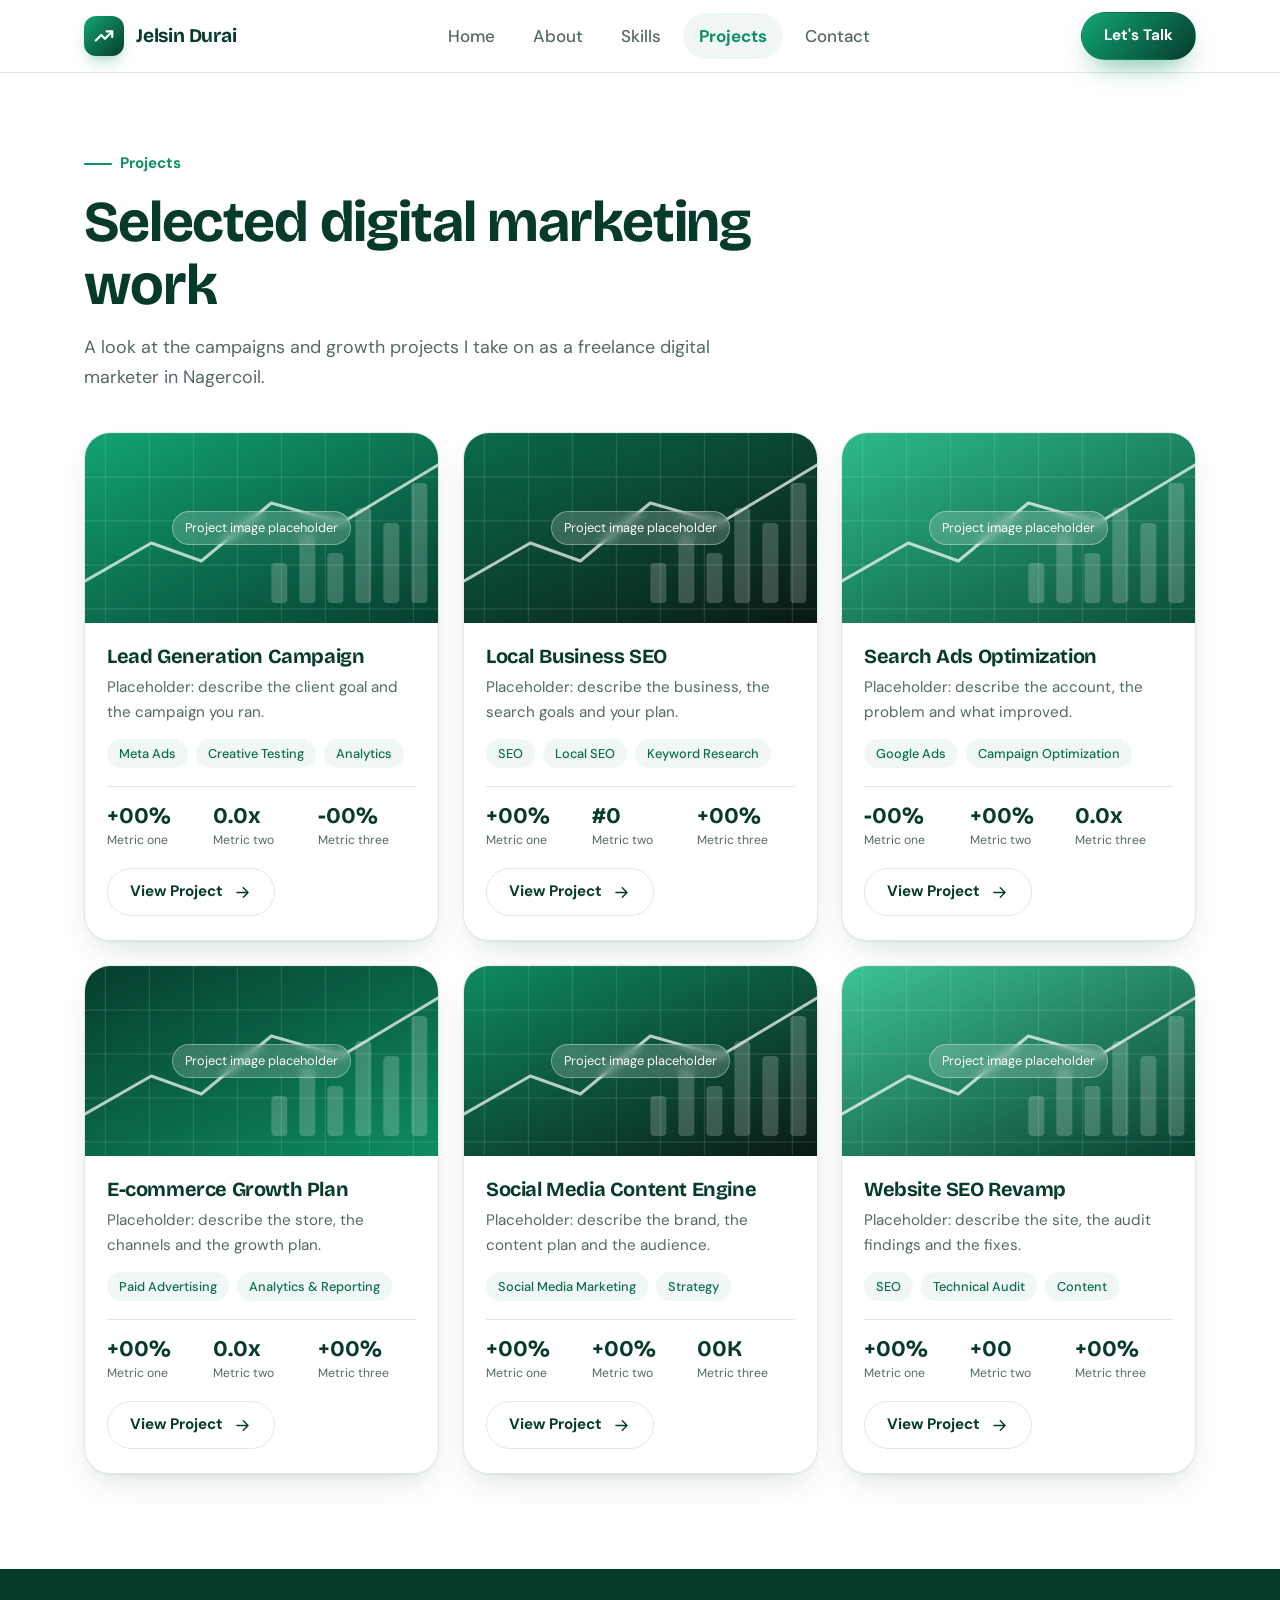
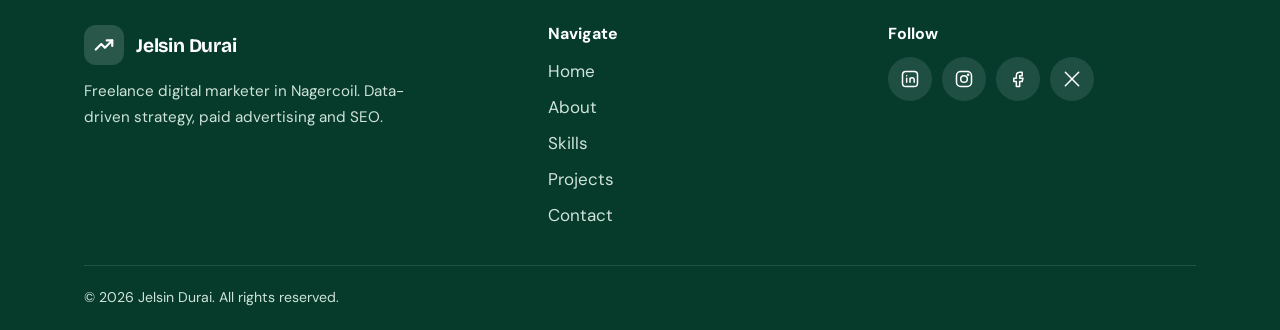
<file: projects.html>
<!DOCTYPE html>
<html lang="en">
<head>
<meta charset="utf-8">
<meta name="viewport" content="width=device-width, initial-scale=1, viewport-fit=cover">
<title>Digital Marketing Projects | Jelsin Durai, Nagercoil</title>
<meta name="description" content="Selected digital marketing projects by Jelsin Durai, freelance digital marketer in Nagercoil, across paid ads, SEO and social media.">
<meta name="author" content="Jelsin Durai">
<meta name="robots" content="index, follow">
<link rel="canonical" href="https://jelsindurai42-marketing.github.io/jelsin/projects.html">
<meta name="theme-color" content="#063B2C">
<meta name="color-scheme" content="light">
<meta property="og:type" content="website">
<meta property="og:locale" content="en_IN">
<meta property="og:site_name" content="Jelsin Durai">
<meta property="og:title" content="Digital Marketing Projects | Jelsin Durai, Nagercoil">
<meta property="og:description" content="Selected digital marketing projects by Jelsin Durai, freelance digital marketer in Nagercoil, across paid ads, SEO and social media.">
<meta property="og:url" content="https://jelsindurai42-marketing.github.io/jelsin/projects.html">
<link rel="icon" type="image/svg+xml" href="data:image/svg+xml,%3Csvg xmlns='http://www.w3.org/2000/svg' viewBox='0 0 64 64'%3E%3Cdefs%3E%3ClinearGradient id='g' x1='0' y1='0' x2='1' y2='1'%3E%3Cstop offset='0' stop-color='%2312A676'/%3E%3Cstop offset='1' stop-color='%23063B2C'/%3E%3C/linearGradient%3E%3C/defs%3E%3Crect width='64' height='64' rx='16' fill='url(%23g)'/%3E%3Cpath d='M14 44l12-12 8 8 16-18' fill='none' stroke='white' stroke-width='5' stroke-linecap='round' stroke-linejoin='round'/%3E%3Ccircle cx='50' cy='22' r='4' fill='white'/%3E%3C/svg%3E">
<link rel="preconnect" href="https://fonts.googleapis.com">
<link rel="preconnect" href="https://fonts.gstatic.com" crossorigin>
<link href="https://fonts.googleapis.com/css2?family=Bricolage+Grotesque:opsz,wght@12..96,500;12..96,700;12..96,800&family=DM+Sans:wght@400;500;700&display=swap" rel="stylesheet">
<link rel="stylesheet" href="style.css">
</head>
<body>

<svg width="0" height="0" style="position:absolute" aria-hidden="true" focusable="false">
  <defs>
    <linearGradient id="rg" x1="0" y1="0" x2="1" y2="1"><stop offset="0" stop-color="#12A676"/><stop offset="1" stop-color="#063B2C"/></linearGradient>
    <symbol id="i-search" viewBox="0 0 24 24"><circle cx="11" cy="11" r="6.5"/><path d="M16 16l4.5 4.5"/></symbol>
    <symbol id="i-target" viewBox="0 0 24 24"><circle cx="12" cy="12" r="8.5"/><circle cx="12" cy="12" r="4.5"/><circle cx="12" cy="12" r="1" fill="currentColor"/></symbol>
    <symbol id="i-loop" viewBox="0 0 24 24"><path d="M12 12c-2-3-3.5-4.5-5.5-4.5a4.5 4.5 0 000 9c2 0 3.5-1.500 5.500-4.500zm0 0c2 3 3.500 4.500 5.500 4.500a4.500 4.500 0 000-9c-2 0-3.500 1.500-5.500 4.500z"/></symbol>
    <symbol id="i-chart" viewBox="0 0 24 24"><path d="M4 20V10M10 20V4M16 20v-7M22 20H2"/></symbol>
    <symbol id="i-trend" viewBox="0 0 24 24"><path d="M3 17l6-6 4 4 8-8"/><path d="M15 7h6v6"/></symbol>
    <symbol id="i-compass" viewBox="0 0 24 24"><circle cx="12" cy="12" r="9"/><path d="M15.500 8.500l-2 5-5 2 2-5z"/></symbol>
    <symbol id="i-share" viewBox="0 0 24 24"><circle cx="6" cy="12" r="2.500"/><circle cx="18" cy="6" r="2.500"/><circle cx="18" cy="18" r="2.500"/><path d="M8.300 10.800l7.400-3.600M8.300 13.200l7.400 3.600"/></symbol>
    <symbol id="i-megaphone" viewBox="0 0 24 24"><path d="M4 10v4h3l8 4V6L7 10H4z"/><path d="M19 9a4 4 0 010 6"/></symbol>
    <symbol id="i-key" viewBox="0 0 24 24"><circle cx="8" cy="14" r="4"/><path d="M11 11l9-9M16 6l3 3"/></symbol>
    <symbol id="i-gauge" viewBox="0 0 24 24"><path d="M4 18a9 9 0 1116 0"/><path d="M12 14l4-5"/></symbol>
    <symbol id="i-file" viewBox="0 0 24 24"><path d="M7 3h7l5 5v13H7z"/><path d="M14 3v5h5M10 13h6M10 17h6"/></symbol>
    <symbol id="i-mail" viewBox="0 0 24 24"><rect x="3" y="5" width="18" height="14" rx="3"/><path d="M4 7l8 6 8-6"/></symbol>
    <symbol id="i-phone" viewBox="0 0 24 24"><path d="M6 3h3l2 5-2.500 1.500a11 11 0 005 5L15 12l5 2v3a3 3 0 01-3 3A14 14 0 013 6a3 3 0 013-3z"/></symbol>
    <symbol id="i-pin" viewBox="0 0 24 24"><path d="M12 21s7-6.200 7-11.500A7 7 0 005 9.500C5 14.800 12 21 12 21z"/><circle cx="12" cy="9.500" r="2.500"/></symbol>
    <symbol id="i-arrow" viewBox="0 0 24 24"><path d="M5 12h14M13 6l6 6-6 6"/></symbol>
    <symbol id="i-menu" viewBox="0 0 24 24"><path d="M4 7h16M4 12h16M4 17h16"/></symbol>
    <symbol id="i-x" viewBox="0 0 24 24"><path d="M6 6l12 12M18 6L6 18"/></symbol>
    <symbol id="i-in" viewBox="0 0 24 24"><rect x="3" y="3" width="18" height="18" rx="4"/><path d="M8 11v5M8 8v.01M12 16v-5M12 13a2.500 2.500 0 015 0v3"/></symbol>
    <symbol id="i-ig" viewBox="0 0 24 24"><rect x="3" y="3" width="18" height="18" rx="5"/><circle cx="12" cy="12" r="4"/><circle cx="17" cy="7" r=".6" fill="currentColor"/></symbol>
    <symbol id="i-fb" viewBox="0 0 24 24"><path d="M14 8h3V4h-3a4 4 0 00-4 4v3H7v4h3v6h4v-6h3l1-4h-4V8.500c0-.3.200-.5.500-.5z"/></symbol>
    <symbol id="i-xx" viewBox="0 0 24 24"><path d="M4 4l16 16M20 4L4 20"/></symbol>
  </defs>
</svg>

<a class="skip" href="#main">Skip to content</a>

<header class="site-header">
  <div class="wrap nav">
    <a class="logo" href="index.html" aria-label="Jelsin Durai, freelance digital marketer, home">
      <span class="logo-mark"><svg class="i" style="stroke-width:2.4"><use href="#i-trend"/></svg></span>
      Jelsin Durai
    </a>
    <ul class="nav-links" id="navLinks">
      <li><a href="index.html" data-page="home">Home</a></li>
      <li><a href="about.html" data-page="about">About</a></li>
      <li><a href="skills.html" data-page="skills">Skills</a></li>
      <li><a href="projects.html" data-page="projects" aria-current="page">Projects</a></li>
      <li><a href="contact.html" data-page="contact">Contact</a></li>
    </ul>
    <div class="nav-right">
      <a class="btn btn-primary btn-sm" href="contact.html">Let's Talk</a>
      <button class="menu-btn" id="menuBtn" aria-label="Open menu" aria-expanded="false" aria-controls="navLinks"><svg class="i"><use href="#i-menu"/></svg></button>
    </div>
  </div>
</header>

<main id="main">

<section class="page" id="projects" aria-label="Projects">
  <div class="wrap">
    <div class="page-head">
      <span class="kicker">Projects</span>
      <h1 tabindex="-1">Selected digital marketing work</h1>
      <p>A look at the campaigns and growth projects I take on as a freelance digital marketer in Nagercoil.</p>
    </div>
    <div class="proj-grid" id="projGrid"></div>
  </div>
</section>

</main>

<footer class="site-footer">
  <div class="wrap">
    <div class="foot">
      <div>
        <a class="logo" href="index.html"><span class="logo-mark"><svg class="i" style="stroke-width:2.4"><use href="#i-trend"/></svg></span>Jelsin Durai</a>
        <p>Freelance digital marketer in Nagercoil. Data-driven strategy, paid advertising and SEO.</p>
      </div>
      <nav aria-label="Footer">
        <h4>Navigate</h4>
        <ul>
          <li><a href="index.html">Home</a></li><li><a href="about.html">About</a></li><li><a href="skills.html">Skills</a></li><li><a href="projects.html">Projects</a></li><li><a href="contact.html">Contact</a></li>
        </ul>
      </nav>
      <div>
        <h4>Follow</h4>
        <div class="socials">
          <!-- EDIT: replace with your real profile links -->
          <a href="https://www.linkedin.com/" target="_blank" rel="noopener" aria-label="LinkedIn"><svg class="i"><use href="#i-in"/></svg></a>
          <a href="https://www.instagram.com/" target="_blank" rel="noopener" aria-label="Instagram"><svg class="i"><use href="#i-ig"/></svg></a>
          <a href="https://www.facebook.com/" target="_blank" rel="noopener" aria-label="Facebook"><svg class="i"><use href="#i-fb"/></svg></a>
          <a href="https://x.com/" target="_blank" rel="noopener" aria-label="X"><svg class="i"><use href="#i-xx"/></svg></a>
        </div>
      </div>
    </div>
    <div class="copy">&copy; <span id="yr">2026</span> Jelsin Durai. All rights reserved.</div>
  </div>
</footer>

<dialog id="projDlg" aria-labelledby="dlgTitle">
  <div class="dlg">
    <button class="close" id="dlgClose" aria-label="Close"><svg class="i"><use href="#i-x"/></svg></button>
    <h3 id="dlgTitle"></h3>
    <div class="tags" id="dlgTags"></div>
    <p id="dlgDesc"></p>
    <p>Add the full case study here: the goal, your strategy, the channels used, and the results you can share.</p>
  </div>
</dialog>

<script src="script.js"></script>
</body>
</html>
</file>
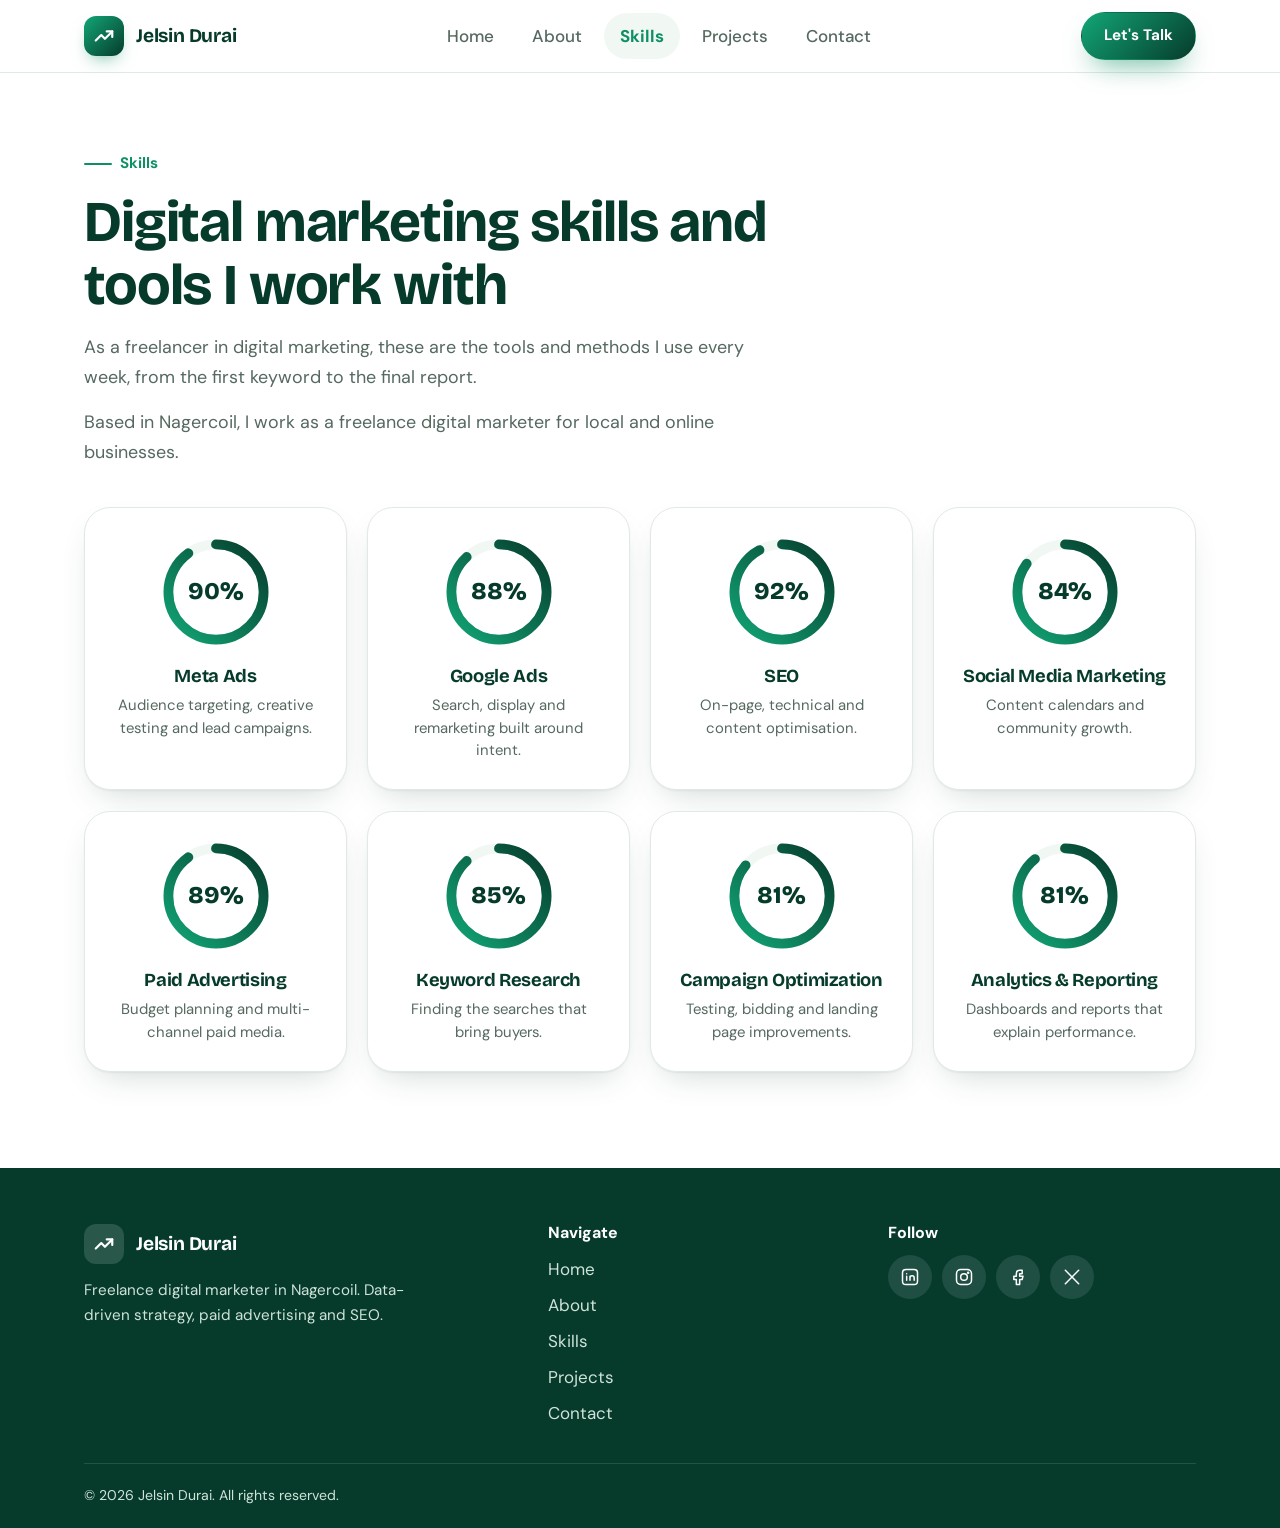
<file: skills.html>
<!DOCTYPE html>
<html lang="en">
<head>
<meta charset="utf-8">
<meta name="viewport" content="width=device-width, initial-scale=1, viewport-fit=cover">
<title>Digital Marketing Freelancer: Skills &amp; Tools | Jelsin Durai</title>
<meta name="description" content="Skills of a freelancer in digital marketing: Meta Ads, Google Ads, SEO, keyword research and analytics by Jelsin Durai, Nagercoil.">
<meta name="author" content="Jelsin Durai">
<meta name="robots" content="index, follow">
<link rel="canonical" href="https://jelsindurai42-marketing.github.io/jelsin/skills.html">
<meta name="theme-color" content="#063B2C">
<meta name="color-scheme" content="light">
<meta property="og:type" content="website">
<meta property="og:locale" content="en_IN">
<meta property="og:site_name" content="Jelsin Durai">
<meta property="og:title" content="Digital Marketing Freelancer: Skills &amp; Tools | Jelsin Durai">
<meta property="og:description" content="Skills of a freelancer in digital marketing: Meta Ads, Google Ads, SEO, keyword research and analytics by Jelsin Durai, Nagercoil.">
<meta property="og:url" content="https://jelsindurai42-marketing.github.io/jelsin/skills.html">
<link rel="icon" type="image/svg+xml" href="data:image/svg+xml,%3Csvg xmlns='http://www.w3.org/2000/svg' viewBox='0 0 64 64'%3E%3Cdefs%3E%3ClinearGradient id='g' x1='0' y1='0' x2='1' y2='1'%3E%3Cstop offset='0' stop-color='%2312A676'/%3E%3Cstop offset='1' stop-color='%23063B2C'/%3E%3C/linearGradient%3E%3C/defs%3E%3Crect width='64' height='64' rx='16' fill='url(%23g)'/%3E%3Cpath d='M14 44l12-12 8 8 16-18' fill='none' stroke='white' stroke-width='5' stroke-linecap='round' stroke-linejoin='round'/%3E%3Ccircle cx='50' cy='22' r='4' fill='white'/%3E%3C/svg%3E">
<link rel="preconnect" href="https://fonts.googleapis.com">
<link rel="preconnect" href="https://fonts.gstatic.com" crossorigin>
<link href="https://fonts.googleapis.com/css2?family=Bricolage+Grotesque:opsz,wght@12..96,500;12..96,700;12..96,800&family=DM+Sans:wght@400;500;700&display=swap" rel="stylesheet">
<link rel="stylesheet" href="style.css">
</head>
<body>

<svg width="0" height="0" style="position:absolute" aria-hidden="true" focusable="false">
  <defs>
    <linearGradient id="rg" x1="0" y1="0" x2="1" y2="1"><stop offset="0" stop-color="#12A676"/><stop offset="1" stop-color="#063B2C"/></linearGradient>
    <symbol id="i-search" viewBox="0 0 24 24"><circle cx="11" cy="11" r="6.5"/><path d="M16 16l4.5 4.5"/></symbol>
    <symbol id="i-target" viewBox="0 0 24 24"><circle cx="12" cy="12" r="8.5"/><circle cx="12" cy="12" r="4.5"/><circle cx="12" cy="12" r="1" fill="currentColor"/></symbol>
    <symbol id="i-loop" viewBox="0 0 24 24"><path d="M12 12c-2-3-3.5-4.5-5.5-4.5a4.5 4.5 0 000 9c2 0 3.5-1.500 5.500-4.500zm0 0c2 3 3.500 4.500 5.500 4.500a4.500 4.500 0 000-9c-2 0-3.500 1.500-5.500 4.500z"/></symbol>
    <symbol id="i-chart" viewBox="0 0 24 24"><path d="M4 20V10M10 20V4M16 20v-7M22 20H2"/></symbol>
    <symbol id="i-trend" viewBox="0 0 24 24"><path d="M3 17l6-6 4 4 8-8"/><path d="M15 7h6v6"/></symbol>
    <symbol id="i-compass" viewBox="0 0 24 24"><circle cx="12" cy="12" r="9"/><path d="M15.500 8.500l-2 5-5 2 2-5z"/></symbol>
    <symbol id="i-share" viewBox="0 0 24 24"><circle cx="6" cy="12" r="2.500"/><circle cx="18" cy="6" r="2.500"/><circle cx="18" cy="18" r="2.500"/><path d="M8.300 10.800l7.400-3.600M8.300 13.200l7.400 3.600"/></symbol>
    <symbol id="i-megaphone" viewBox="0 0 24 24"><path d="M4 10v4h3l8 4V6L7 10H4z"/><path d="M19 9a4 4 0 010 6"/></symbol>
    <symbol id="i-key" viewBox="0 0 24 24"><circle cx="8" cy="14" r="4"/><path d="M11 11l9-9M16 6l3 3"/></symbol>
    <symbol id="i-gauge" viewBox="0 0 24 24"><path d="M4 18a9 9 0 1116 0"/><path d="M12 14l4-5"/></symbol>
    <symbol id="i-file" viewBox="0 0 24 24"><path d="M7 3h7l5 5v13H7z"/><path d="M14 3v5h5M10 13h6M10 17h6"/></symbol>
    <symbol id="i-mail" viewBox="0 0 24 24"><rect x="3" y="5" width="18" height="14" rx="3"/><path d="M4 7l8 6 8-6"/></symbol>
    <symbol id="i-phone" viewBox="0 0 24 24"><path d="M6 3h3l2 5-2.500 1.500a11 11 0 005 5L15 12l5 2v3a3 3 0 01-3 3A14 14 0 013 6a3 3 0 013-3z"/></symbol>
    <symbol id="i-pin" viewBox="0 0 24 24"><path d="M12 21s7-6.200 7-11.500A7 7 0 005 9.500C5 14.800 12 21 12 21z"/><circle cx="12" cy="9.500" r="2.500"/></symbol>
    <symbol id="i-arrow" viewBox="0 0 24 24"><path d="M5 12h14M13 6l6 6-6 6"/></symbol>
    <symbol id="i-menu" viewBox="0 0 24 24"><path d="M4 7h16M4 12h16M4 17h16"/></symbol>
    <symbol id="i-x" viewBox="0 0 24 24"><path d="M6 6l12 12M18 6L6 18"/></symbol>
    <symbol id="i-in" viewBox="0 0 24 24"><rect x="3" y="3" width="18" height="18" rx="4"/><path d="M8 11v5M8 8v.01M12 16v-5M12 13a2.500 2.500 0 015 0v3"/></symbol>
    <symbol id="i-ig" viewBox="0 0 24 24"><rect x="3" y="3" width="18" height="18" rx="5"/><circle cx="12" cy="12" r="4"/><circle cx="17" cy="7" r=".6" fill="currentColor"/></symbol>
    <symbol id="i-fb" viewBox="0 0 24 24"><path d="M14 8h3V4h-3a4 4 0 00-4 4v3H7v4h3v6h4v-6h3l1-4h-4V8.500c0-.3.200-.5.500-.5z"/></symbol>
    <symbol id="i-xx" viewBox="0 0 24 24"><path d="M4 4l16 16M20 4L4 20"/></symbol>
  </defs>
</svg>

<a class="skip" href="#main">Skip to content</a>

<header class="site-header">
  <div class="wrap nav">
    <a class="logo" href="index.html" aria-label="Jelsin Durai, freelance digital marketer, home">
      <span class="logo-mark"><svg class="i" style="stroke-width:2.4"><use href="#i-trend"/></svg></span>
      Jelsin Durai
    </a>
    <ul class="nav-links" id="navLinks">
      <li><a href="index.html" data-page="home">Home</a></li>
      <li><a href="about.html" data-page="about">About</a></li>
      <li><a href="skills.html" data-page="skills" aria-current="page">Skills</a></li>
      <li><a href="projects.html" data-page="projects">Projects</a></li>
      <li><a href="contact.html" data-page="contact">Contact</a></li>
    </ul>
    <div class="nav-right">
      <a class="btn btn-primary btn-sm" href="contact.html">Let's Talk</a>
      <button class="menu-btn" id="menuBtn" aria-label="Open menu" aria-expanded="false" aria-controls="navLinks"><svg class="i"><use href="#i-menu"/></svg></button>
    </div>
  </div>
</header>

<main id="main">

<section class="page" id="skills" aria-label="Skills">
  <div class="wrap">
    <div class="page-head">
      <span class="kicker">Skills</span>
      <h1 tabindex="-1">Digital marketing skills and tools I work with</h1>
      <p>As a freelancer in digital marketing, these are the tools and methods I use every week, from the first keyword to the final report.</p>
      <p>Based in Nagercoil, I work as a freelance digital marketer for local and online businesses.</p>
    </div>
    <div class="skills-grid" id="skillsGrid"></div>
  </div>
</section>

</main>

<footer class="site-footer">
  <div class="wrap">
    <div class="foot">
      <div>
        <a class="logo" href="index.html"><span class="logo-mark"><svg class="i" style="stroke-width:2.4"><use href="#i-trend"/></svg></span>Jelsin Durai</a>
        <p>Freelance digital marketer in Nagercoil. Data-driven strategy, paid advertising and SEO.</p>
      </div>
      <nav aria-label="Footer">
        <h4>Navigate</h4>
        <ul>
          <li><a href="index.html">Home</a></li><li><a href="about.html">About</a></li><li><a href="skills.html">Skills</a></li><li><a href="projects.html">Projects</a></li><li><a href="contact.html">Contact</a></li>
        </ul>
      </nav>
      <div>
        <h4>Follow</h4>
        <div class="socials">
          <!-- EDIT: replace with your real profile links -->
          <a href="https://www.linkedin.com/" target="_blank" rel="noopener" aria-label="LinkedIn"><svg class="i"><use href="#i-in"/></svg></a>
          <a href="https://www.instagram.com/" target="_blank" rel="noopener" aria-label="Instagram"><svg class="i"><use href="#i-ig"/></svg></a>
          <a href="https://www.facebook.com/" target="_blank" rel="noopener" aria-label="Facebook"><svg class="i"><use href="#i-fb"/></svg></a>
          <a href="https://x.com/" target="_blank" rel="noopener" aria-label="X"><svg class="i"><use href="#i-xx"/></svg></a>
        </div>
      </div>
    </div>
    <div class="copy">&copy; <span id="yr">2026</span> Jelsin Durai. All rights reserved.</div>
  </div>
</footer>

<script src="script.js"></script>
</body>
</html>
</file>
<file: style.css>
:root{
  --navy:#063B2C; --royal:#0E8F65; --royal-d:#0A6E4E; --ink:#0A1512; --muted:#55695F;
  --line:#E0EAE4; --tint:#F1F8F4; --white:#fff;
  --grad:linear-gradient(135deg,#12A676 0%,#063B2C 100%);
  --grad-soft:linear-gradient(135deg,#E8F6EE 0%,#FFFFFF 70%);
  --shadow:0 1px 2px rgba(6,59,44,.06),0 14px 34px -14px rgba(6,59,44,.22);
  --shadow-lg:0 2px 4px rgba(6,59,44,.06),0 30px 60px -22px rgba(6,59,44,.38);
  --display:"Bricolage Grotesque","Segoe UI",system-ui,sans-serif;
  --body:"DM Sans","Segoe UI",system-ui,-apple-system,sans-serif;
  color-scheme:light;
  box-sizing:border-box;
  padding-top:env(safe-area-inset-top,0px);
  padding-bottom:env(safe-area-inset-bottom,0px);
}
*,*::before,*::after{box-sizing:inherit}
html{height:100%;scroll-behavior:smooth;scroll-padding-top:env(safe-area-inset-top,0px)}
body{
  margin:0;min-height:100%;display:flex;flex-direction:column;
  background:#fff;color:var(--ink);font-family:var(--body);font-size:17px;line-height:1.65;
  -webkit-font-smoothing:antialiased;overflow-x:hidden;
}
h1,h2,h3,h4{font-family:var(--display);line-height:1.1;margin:0;color:var(--navy);letter-spacing:-.02em}
p{margin:0}
a{color:inherit;text-decoration:none}
button{font:inherit;cursor:pointer}
svg.i{width:1.25em;height:1.25em;fill:none;stroke:currentColor;stroke-width:1.8;stroke-linecap:round;stroke-linejoin:round;flex:none}
:focus-visible{outline:3px solid var(--royal);outline-offset:3px;border-radius:8px}
.wrap{width:100%;max-width:1160px;margin:0 auto;padding:0 24px}
.skip{position:absolute;left:-999px;top:8px;background:var(--navy);color:#fff;padding:10px 16px;border-radius:10px;z-index:100}
.skip:focus{left:12px}

/* Header */
.site-header{
  position:sticky;top:env(safe-area-inset-top,0px);z-index:50;
  background:rgba(255,255,255,.86);backdrop-filter:saturate(1.6) blur(14px);-webkit-backdrop-filter:saturate(1.6) blur(14px);
  border-bottom:1px solid var(--line);
}
.nav{display:flex;align-items:center;justify-content:space-between;height:72px;gap:16px}
.logo{display:flex;align-items:center;gap:12px;font-family:var(--display);font-weight:700;font-size:1.2rem;color:var(--navy);letter-spacing:-.01em}
.logo-mark{width:40px;height:40px;border-radius:12px;background:var(--grad);display:grid;place-items:center;color:#fff;box-shadow:0 8px 18px -8px rgba(14,143,101,.7)}
.logo-mark svg{width:22px;height:22px}
.nav-links{display:flex;gap:6px;list-style:none;margin:0;padding:0}
.nav-links a{display:block;padding:9px 16px;border-radius:999px;font-weight:500;color:var(--muted);transition:color .2s,background .2s}
.nav-links a:hover{color:var(--navy);background:var(--tint)}
.nav-links a[aria-current="page"]{color:var(--royal);background:var(--tint);font-weight:700}
.nav-right{display:flex;align-items:center;gap:10px}
.menu-btn{display:none;width:44px;height:44px;border-radius:12px;border:1px solid var(--line);background:#fff;color:var(--navy);align-items:center;justify-content:center}

/* Buttons */
.btn{display:inline-flex;align-items:center;gap:10px;padding:14px 26px;border-radius:999px;font-weight:700;border:1.5px solid transparent;transition:transform .25s,box-shadow .25s,background .25s,color .25s,border-color .25s;white-space:nowrap}
.btn svg{transition:transform .25s}
.btn:hover svg.arrow{transform:translateX(4px)}
.btn-primary{background:var(--grad);color:#fff;box-shadow:0 14px 28px -12px rgba(14,143,101,.7)}
.btn-primary:hover{transform:translateY(-3px);box-shadow:0 20px 34px -12px rgba(14,143,101,.8)}
.btn-ghost{background:#fff;color:var(--navy);border-color:var(--line)}
.btn-ghost:hover{border-color:var(--royal);color:var(--royal);transform:translateY(-3px)}
.btn-sm{padding:10px 22px;font-size:.95rem}

/* Pages */
main{flex:1}
.page{animation:pageIn .55s cubic-bezier(.2,.7,.2,1)}
main.leaving{opacity:0;transform:translateY(-8px);transition:opacity .2s ease,transform .2s ease}
@keyframes pageIn{from{opacity:0;transform:translateY(18px)}to{opacity:1;transform:none}}
.page-head{padding:72px 0 40px;max-width:720px}
.page-head h1{font-size:clamp(2.2rem,5vw,3.6rem)}
.page-head p{margin-top:16px;color:var(--muted);font-size:1.12rem;max-width:56ch}
.kicker{display:inline-flex;align-items:center;gap:8px;color:var(--royal);font-weight:700;font-size:.95rem;margin-bottom:14px}
.kicker::before{content:"";width:28px;height:2px;background:var(--royal);border-radius:2px}
.note{margin-top:28px;font-size:.88rem;color:var(--muted);background:var(--tint);border:1px dashed #BFE0D0;border-radius:12px;padding:10px 14px;display:inline-block}

/* Hero */
.hero{position:relative;overflow:hidden;background:
  radial-gradient(900px 500px at 85% 10%,rgba(18,166,118,.14),transparent 60%),
  radial-gradient(700px 400px at 0% 100%,rgba(6,59,44,.07),transparent 60%),#fff}
.hero-grid{display:grid;grid-template-columns:1.05fr .95fr;gap:40px;align-items:center;min-height:calc(100vh - 150px);min-height:calc(100svh - 150px);padding:56px 0 64px}
.hero h1{font-size:clamp(2.6rem,6.2vw,4.9rem);font-weight:800;letter-spacing:-.035em}
.hero .role{font-family:var(--display);font-size:clamp(1.3rem,2.6vw,1.9rem);font-weight:700;color:var(--royal);margin-top:14px;letter-spacing:-.01em}
.hero .lede{margin-top:22px;font-size:1.15rem;color:var(--muted);max-width:50ch}
.hero-cta{display:flex;flex-wrap:wrap;gap:14px;margin-top:34px}
.hero-tags{display:flex;flex-wrap:wrap;gap:10px;margin-top:38px}
.pill{display:inline-flex;align-items:center;gap:8px;padding:8px 16px;border-radius:999px;background:#fff;border:1px solid var(--line);font-weight:500;font-size:.92rem;color:var(--navy);box-shadow:0 4px 12px -8px rgba(6,59,44,.25)}
.pill svg{color:var(--royal)}

/* 3D scene */
.scene{position:relative;height:560px;perspective:1300px;display:grid;place-items:center;touch-action:pan-y}
.stack{position:relative;width:100%;height:100%;transform-style:preserve-3d;transform:rotateX(var(--rx,0deg)) rotateY(var(--ry,0deg));transition:transform .25s ease-out;display:grid;place-items:center}
.plate{position:absolute;width:300px;height:300px;border-radius:44px;background:linear-gradient(135deg,#D9F0E4,#F4FBF7);transform:translateZ(-60px) rotate(8deg);box-shadow:var(--shadow);border:1px solid #C9E6D6}
.portrait{position:relative;width:290px;height:380px;border-radius:32px;background:var(--grad);box-shadow:var(--shadow-lg);overflow:hidden;transform:translateZ(20px);display:flex;flex-direction:column;align-items:center;justify-content:center;color:#fff}
.portrait::before{content:"";position:absolute;inset:0;background:
  radial-gradient(240px 200px at 20% 0%,rgba(255,255,255,.28),transparent 60%),
  repeating-linear-gradient(90deg,rgba(255,255,255,.05) 0 1px,transparent 1px 36px),
  repeating-linear-gradient(0deg,rgba(255,255,255,.05) 0 1px,transparent 1px 36px)}
.portrait .mono{position:relative;font-family:var(--display);font-weight:800;font-size:6.2rem;letter-spacing:-.05em;line-height:1}
.portrait small{position:relative;margin-top:14px;font-size:.85rem;opacity:.78;text-align:center;padding:0 24px}
/* To use a real photo: replace the .portrait inner content with <img src="your-photo.jpg" alt="Jeslin Durrai" style="width:100%;height:100%;object-fit:cover"> */
.float{position:absolute;transform-style:preserve-3d}
.float>.f{animation:bob 6s ease-in-out infinite;animation-delay:var(--d,0s)}
@keyframes bob{0%,100%{transform:translateY(0)}50%{transform:translateY(-14px)}}
.chip{background:#fff;border:1px solid var(--line);border-radius:20px;box-shadow:var(--shadow-lg);padding:14px 16px;display:flex;align-items:center;gap:12px;font-weight:700;color:var(--navy);font-size:.95rem}
.chip .ic{width:40px;height:40px;border-radius:12px;display:grid;place-items:center;color:#fff;background:var(--grad)}
.chip .ic svg{width:22px;height:22px}
.chip small{display:block;font-weight:500;color:var(--muted);font-size:.78rem;line-height:1.2}
.chart-card{width:210px;display:block;padding:16px}
.chart-card h4{font-size:.9rem;font-family:var(--body);font-weight:700}
.chart-card small{font-size:.76rem;color:var(--muted);font-weight:500}
.chart-card svg{display:block;width:100%;height:64px;margin-top:8px}
.f1{left:-2%;top:6%;transform:translateZ(110px)}
.f2{right:-2%;top:16%;transform:translateZ(150px)}
.f3{left:0;bottom:10%;transform:translateZ(130px)}
.f4{right:2%;bottom:4%;transform:translateZ(90px)}
.f5{left:42%;top:-2%;transform:translateZ(60px)}
.orb{width:56px;height:56px;border-radius:50%;background:radial-gradient(circle at 30% 30%,#7FD8B2,#0E8F65 60%,#063B2C);box-shadow:0 18px 30px -10px rgba(14,143,101,.6)}

/* Services strip */
.services{padding:24px 0 96px}
.services h2{font-size:clamp(1.8rem,3.4vw,2.6rem);max-width:20ch}
.svc-grid{display:grid;grid-template-columns:repeat(4,1fr);gap:18px;margin-top:36px}
.svc{display:block;background:var(--grad-soft);border:1px solid var(--line);border-radius:24px;padding:26px;transition:transform .3s,box-shadow .3s,border-color .3s}
.svc:hover{transform:translateY(-6px);box-shadow:var(--shadow);border-color:#BFE0D0}
.svc .ic{width:48px;height:48px;border-radius:14px;background:var(--navy);color:#fff;display:grid;place-items:center;margin-bottom:18px}
.svc h3{font-size:1.2rem}
.svc p{margin-top:8px;color:var(--muted);font-size:.97rem}

/* About */
.about-grid{display:grid;grid-template-columns:1fr 1fr;gap:56px;padding-bottom:40px}
.prose p{color:var(--muted);margin-bottom:18px;max-width:58ch}
.prose p:first-child{color:var(--ink);font-size:1.15rem}
.expertise{display:grid;grid-template-columns:1fr 1fr;gap:14px;margin-top:8px}
.exp{display:flex;gap:12px;align-items:flex-start;padding:16px;border:1px solid var(--line);border-radius:18px;background:#fff;transition:transform .25s,box-shadow .25s}
.exp:hover{transform:translateY(-4px);box-shadow:var(--shadow)}
.exp .ic{width:38px;height:38px;border-radius:11px;background:var(--tint);color:var(--royal);display:grid;place-items:center;flex:none}
.exp b{display:block;font-family:var(--display);color:var(--navy);font-size:1.02rem;line-height:1.2}
.exp span{font-size:.88rem;color:var(--muted);line-height:1.4;display:block;margin-top:4px}
.stats{display:grid;grid-template-columns:repeat(4,1fr);gap:18px;margin:48px 0 8px}
.stat{background:var(--grad);color:#fff;border-radius:24px;padding:28px 24px;position:relative;overflow:hidden;box-shadow:var(--shadow)}
.stat::after{content:"";position:absolute;right:-30px;top:-30px;width:110px;height:110px;border-radius:50%;background:rgba(255,255,255,.1)}
.stat strong{font-family:var(--display);font-size:3rem;font-weight:800;line-height:1;display:block;letter-spacing:-.03em}
.stat span{display:block;margin-top:10px;opacity:.85;font-size:.98rem}
.timeline-sec{padding:64px 0 96px}
.timeline-sec h2{font-size:clamp(1.8rem,3.2vw,2.4rem);margin-bottom:36px}
.timeline{position:relative;list-style:none;margin:0;padding:0 0 0 34px;max-width:760px}
.timeline::before{content:"";position:absolute;left:9px;top:8px;bottom:8px;width:2px;background:linear-gradient(var(--royal),#BFE0D0);transform-origin:top;transform:scaleY(var(--tl,1))}
.timeline li{position:relative;padding:0 0 34px}
.timeline li::before{content:"";position:absolute;left:-34px;top:6px;width:20px;height:20px;border-radius:50%;background:#fff;border:4px solid var(--royal);box-shadow:0 0 0 6px var(--tint)}
.timeline .when{font-weight:700;color:var(--royal);font-size:.92rem}
.timeline h3{font-size:1.3rem;margin-top:4px}
.timeline .org{color:var(--muted);font-weight:500;margin-top:2px}
.timeline p{margin-top:8px;color:var(--muted);max-width:56ch}

/* Skills */
.skills-grid{display:grid;grid-template-columns:repeat(4,1fr);gap:20px;padding-bottom:96px}
.skill{background:#fff;border:1px solid var(--line);border-radius:26px;padding:28px 24px;text-align:center;box-shadow:var(--shadow);transition:box-shadow .3s,border-color .3s;will-change:transform}
.skill:hover{border-color:#BFE0D0;box-shadow:var(--shadow-lg)}
.ring{position:relative;width:112px;height:112px;margin:0 auto 18px}
.ring svg{width:100%;height:100%;transform:rotate(-90deg)}
.ring circle{fill:none;stroke-width:7;stroke-linecap:round}
.ring .tr{stroke:var(--tint)}
.ring .pr{stroke:url(#rg);stroke-dasharray:213.63;stroke-dashoffset:213.63;transition:stroke-dashoffset 1.4s cubic-bezier(.2,.7,.2,1)}
.ring .pct{position:absolute;inset:0;display:grid;place-items:center;font-family:var(--display);font-weight:800;font-size:1.5rem;color:var(--navy)}
.skill h3{font-size:1.15rem}
.skill p{margin-top:8px;color:var(--muted);font-size:.93rem;line-height:1.5}

/* Projects */
.proj-grid{display:grid;grid-template-columns:repeat(3,1fr);gap:24px;padding-bottom:96px}
.proj{display:flex;flex-direction:column;background:#fff;border:1px solid var(--line);border-radius:26px;overflow:hidden;box-shadow:var(--shadow);transition:box-shadow .3s,border-color .3s;will-change:transform}
.proj:hover,.proj:focus-within{box-shadow:var(--shadow-lg);border-color:#BFE0D0}
.proj-img{position:relative;height:190px;overflow:hidden;display:grid;place-items:center;color:#fff}
.proj-img svg.bg{position:absolute;inset:0;width:100%;height:100%;transition:transform .6s}
.proj:hover .proj-img svg.bg{transform:scale(1.08)}
.proj-img .lbl{position:relative;font-size:.8rem;background:rgba(255,255,255,.18);border:1px solid rgba(255,255,255,.35);padding:5px 12px;border-radius:999px;backdrop-filter:blur(4px)}
.proj-body{padding:22px 22px 24px;display:flex;flex-direction:column;flex:1}
.proj-body h3{font-size:1.25rem}
.proj-body .desc{margin-top:8px;color:var(--muted);font-size:.95rem}
.tags{display:flex;flex-wrap:wrap;gap:8px;margin-top:14px}
.tag{font-size:.8rem;font-weight:500;padding:4px 12px;border-radius:999px;background:var(--tint);color:var(--royal-d)}
.metrics{display:grid;grid-template-columns:repeat(3,1fr);gap:8px;margin-top:18px;padding-top:18px;border-top:1px solid var(--line)}
.metrics b{display:block;font-family:var(--display);font-size:1.4rem;color:var(--navy);line-height:1}
.metrics span{font-size:.76rem;color:var(--muted);line-height:1.3;display:block;margin-top:5px}
.reveal{max-height:0;opacity:0;overflow:hidden;transition:max-height .45s ease,opacity .35s ease,margin .35s}
.proj:hover .reveal,.proj:focus-within .reveal{max-height:120px;opacity:1;margin-top:16px}
@media (hover:none){.reveal{max-height:120px;opacity:1;margin-top:16px}}
.reveal p{font-size:.88rem;color:var(--ink);background:var(--tint);border-radius:12px;padding:10px 14px}
.proj .btn{margin-top:20px;align-self:flex-start}

dialog{border:0;border-radius:28px;padding:0;max-width:560px;width:calc(100% - 32px);box-shadow:var(--shadow-lg);color:var(--ink);background:#fff}
dialog::backdrop{background:rgba(10,21,18,.55);backdrop-filter:blur(3px)}
dialog[open]{animation:pop .35s cubic-bezier(.2,.8,.2,1)}
@keyframes pop{from{opacity:0;transform:translateY(16px) scale(.97)}to{opacity:1;transform:none}}
.dlg{padding:32px}
.dlg h3{font-size:1.7rem;padding-right:40px}
.dlg p{color:var(--muted);margin-top:12px}
.dlg .close{position:absolute;right:16px;top:16px;width:40px;height:40px;border-radius:50%;border:1px solid var(--line);background:#fff;color:var(--navy);display:grid;place-items:center}
.dlg .close:hover{background:var(--tint)}

/* Contact */
.contact-grid{display:grid;grid-template-columns:1.15fr .85fr;gap:28px;padding-bottom:96px;align-items:start}
.panel{background:#fff;border:1px solid var(--line);border-radius:28px;padding:34px;box-shadow:var(--shadow)}
.field{margin-bottom:18px}
.field label{display:block;font-weight:700;color:var(--navy);margin-bottom:8px;font-size:.95rem}
.field input,.field textarea{width:100%;font:inherit;color:var(--ink);padding:14px 16px;border:1.5px solid var(--line);border-radius:14px;background:#fff;transition:border-color .2s,box-shadow .2s}
.field textarea{min-height:150px;resize:vertical}
.field input:focus,.field textarea:focus{outline:0;border-color:var(--royal);box-shadow:0 0 0 4px rgba(14,143,101,.14)}
.field.bad input,.field.bad textarea{border-color:#C62F3F}
.err{display:none;color:#C62F3F;font-size:.86rem;margin-top:6px}
.field.bad .err{display:block}
.row2{display:grid;grid-template-columns:1fr 1fr;gap:16px}
.form-status{margin-top:16px;padding:14px 16px;border-radius:14px;background:#EAF7EF;color:#14653A;display:none;font-size:.95rem}
.form-status.show{display:block}
.info{background:var(--grad);color:#fff;border:0}
.info h2{color:#fff;font-size:1.9rem}
.info>p{margin-top:12px;opacity:.85}
.info ul{list-style:none;margin:28px 0;padding:0;display:grid;gap:18px}
.info li{display:flex;gap:14px;align-items:center}
.info li .ic{width:44px;height:44px;border-radius:13px;background:rgba(255,255,255,.14);display:grid;place-items:center;flex:none}
.info li small{display:block;opacity:.7;font-size:.8rem;line-height:1.2}
.info li a:hover{text-decoration:underline}
.socials{display:flex;gap:10px;flex-wrap:wrap}
.socials a{width:44px;height:44px;border-radius:50%;display:grid;place-items:center;background:rgba(255,255,255,.14);color:#fff;transition:transform .25s,background .25s}
.socials a:hover{transform:translateY(-4px);background:rgba(255,255,255,.28)}
.socials svg{width:20px;height:20px}

/* Footer */
.site-footer{background:var(--navy);color:#CFE3D9;margin-top:auto}
.foot{display:grid;grid-template-columns:1.4fr 1fr 1fr;gap:32px;padding:56px 0 36px}
.site-footer .logo{color:#fff}
.site-footer .logo-mark{background:rgba(255,255,255,.14);box-shadow:none}
.site-footer p{margin-top:14px;max-width:34ch;font-size:.95rem}
.site-footer h4{color:#fff;font-size:1rem;margin-bottom:14px;font-family:var(--body);font-weight:700;letter-spacing:0}
.site-footer ul{list-style:none;margin:0;padding:0;display:grid;gap:8px}
.site-footer ul a:hover{color:#fff}
.site-footer .socials a{background:rgba(255,255,255,.1)}
.copy{border-top:1px solid rgba(255,255,255,.12);padding:20px 0;font-size:.88rem}

.toast{position:fixed;left:50%;bottom:calc(24px + env(safe-area-inset-bottom,0px));transform:translate(-50%,30px);background:var(--navy);color:#fff;padding:12px 20px;border-radius:999px;opacity:0;pointer-events:none;transition:.35s;z-index:80;font-size:.95rem}
.toast.show{opacity:1;transform:translate(-50%,0)}

/* Responsive */
@media (max-width:1020px){
  .hero-grid{grid-template-columns:1fr;min-height:0;padding-top:40px}
  .scene{height:480px;order:-1;margin-top:8px}
  .svc-grid,.skills-grid,.stats{grid-template-columns:repeat(2,1fr)}
  .proj-grid{grid-template-columns:repeat(2,1fr)}
  .about-grid,.contact-grid{grid-template-columns:1fr}
}
@media (max-width:860px){
  .menu-btn{display:inline-flex}
  .nav-links{position:absolute;left:0;right:0;top:72px;flex-direction:column;background:#fff;padding:12px 24px 20px;border-bottom:1px solid var(--line);box-shadow:0 24px 30px -20px rgba(6,59,44,.3);display:none}
  .nav-links.open{display:flex}
  .nav-links a{padding:14px 16px}
  .nav-right .btn{display:none}
  .foot{grid-template-columns:1fr 1fr}
  .foot>div:first-child{grid-column:1/-1}
}
@media (max-width:620px){
  body{font-size:16px}
  .wrap{padding:0 18px}
  .svc-grid,.skills-grid,.stats,.proj-grid,.expertise,.row2{grid-template-columns:1fr}
  .scene{height:430px}
  .portrait{width:240px;height:320px}
  .portrait .mono{font-size:5rem}
  .plate{width:250px;height:250px}
  .chart-card{width:170px}
  .f5{display:none}
  .panel{padding:24px}
  .page-head{padding-top:48px}
  .hero-cta .btn{flex:1;justify-content:center}
}
@media (prefers-reduced-motion:reduce){
  html{scroll-behavior:auto}
  *,*::before,*::after{animation-duration:.01ms!important;animation-iteration-count:1!important;transition-duration:.01ms!important}
}
</file>
